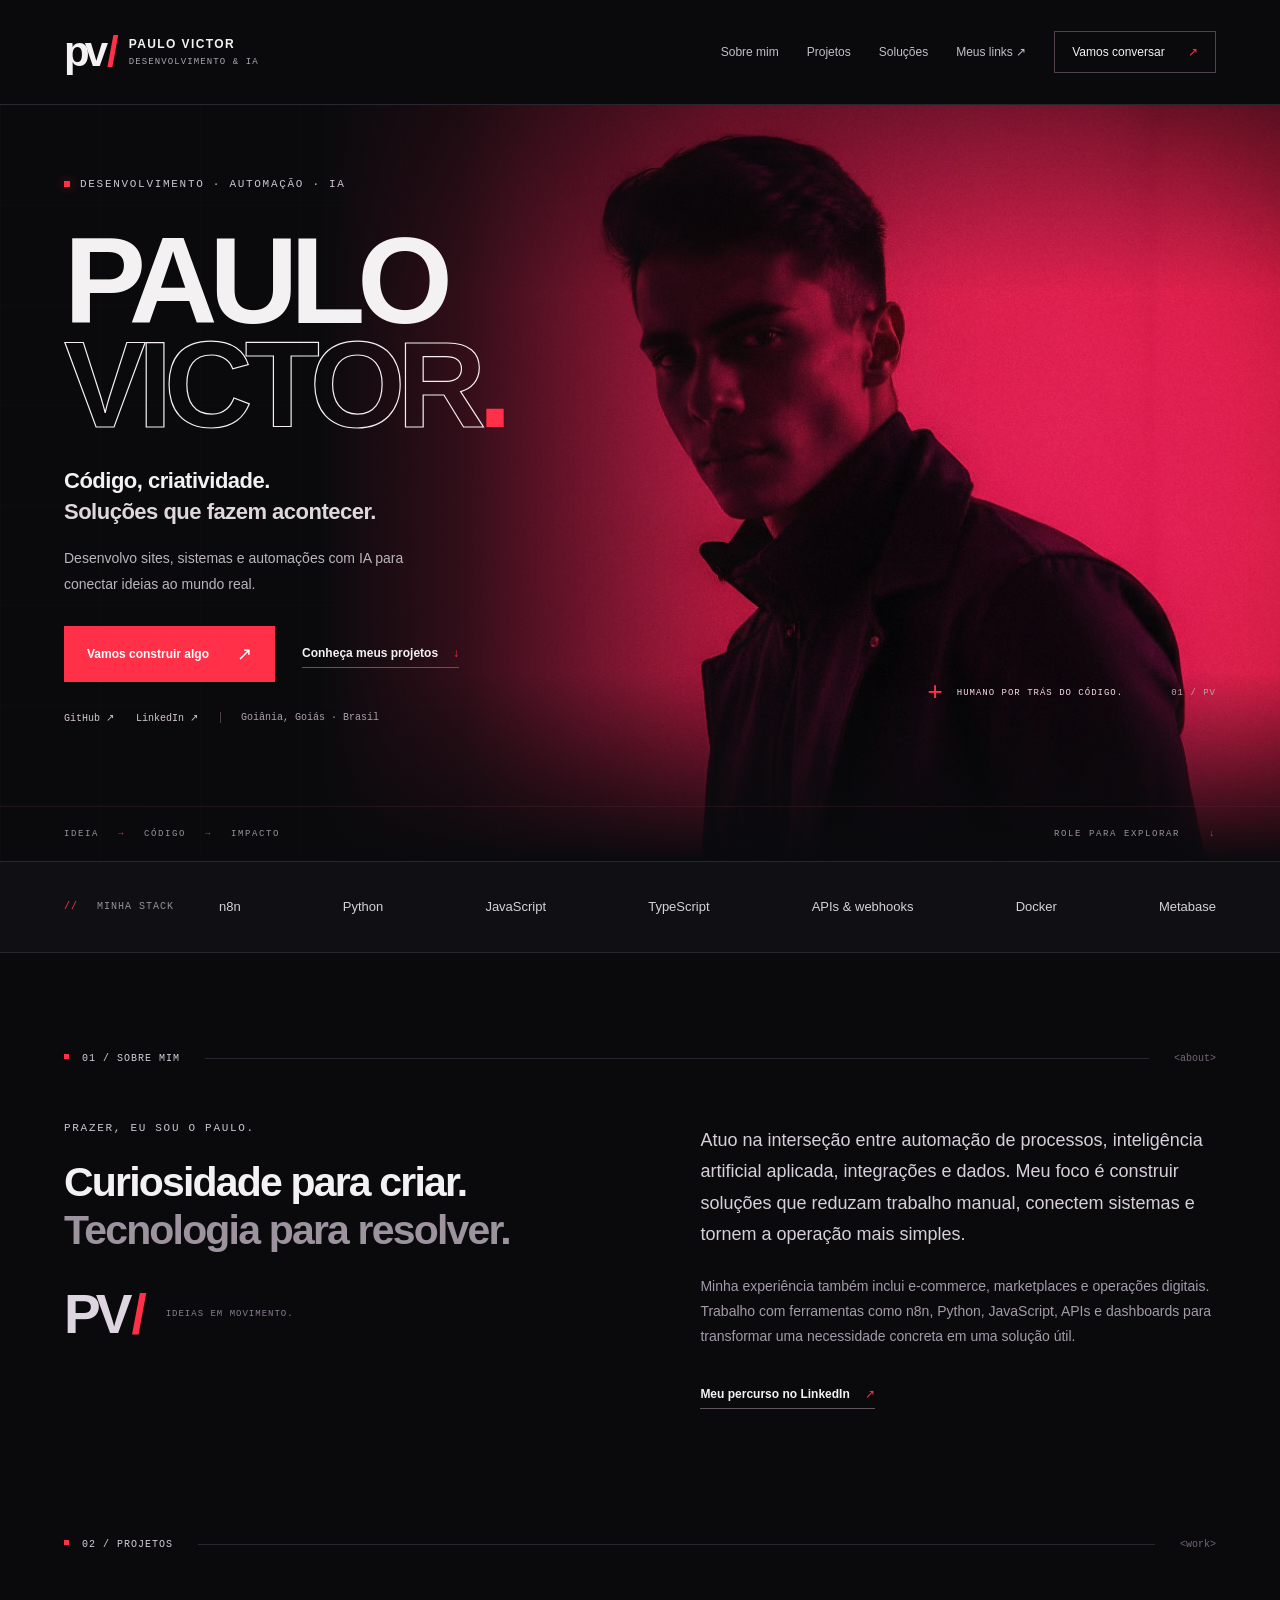
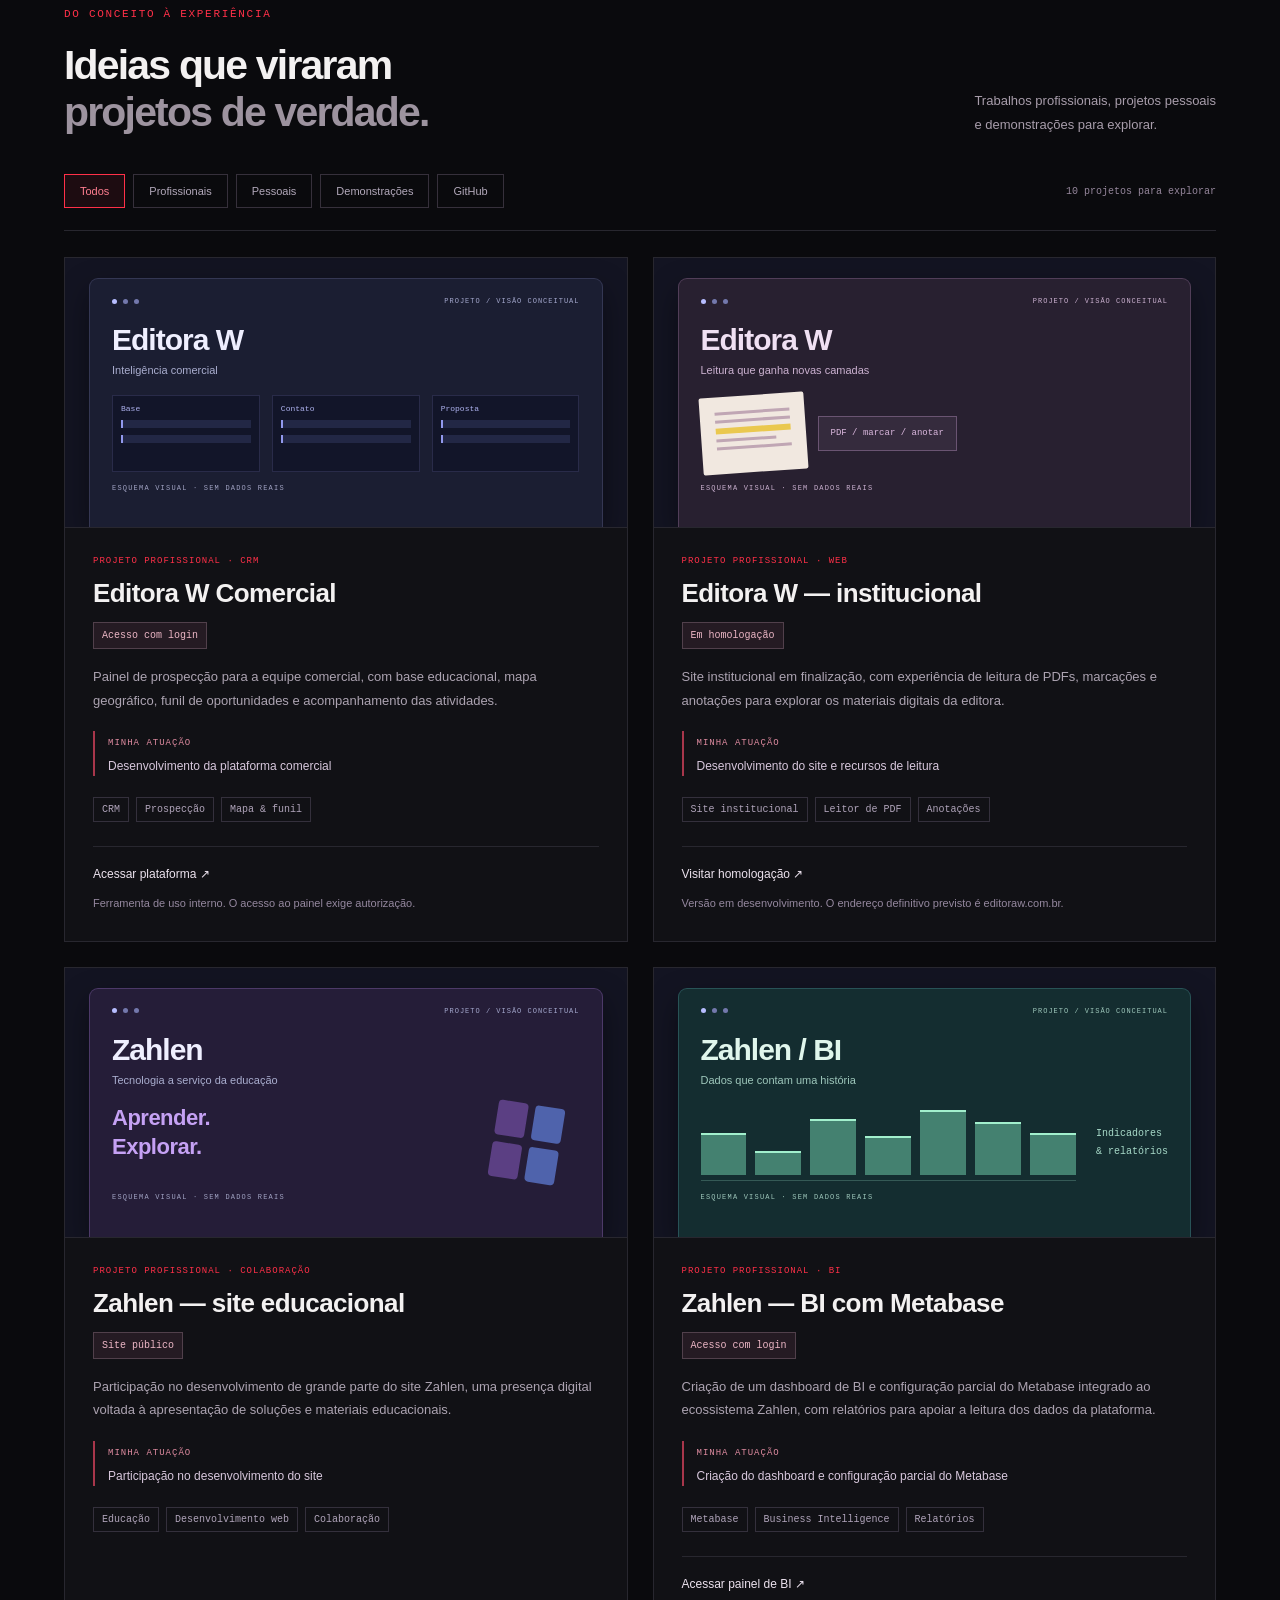
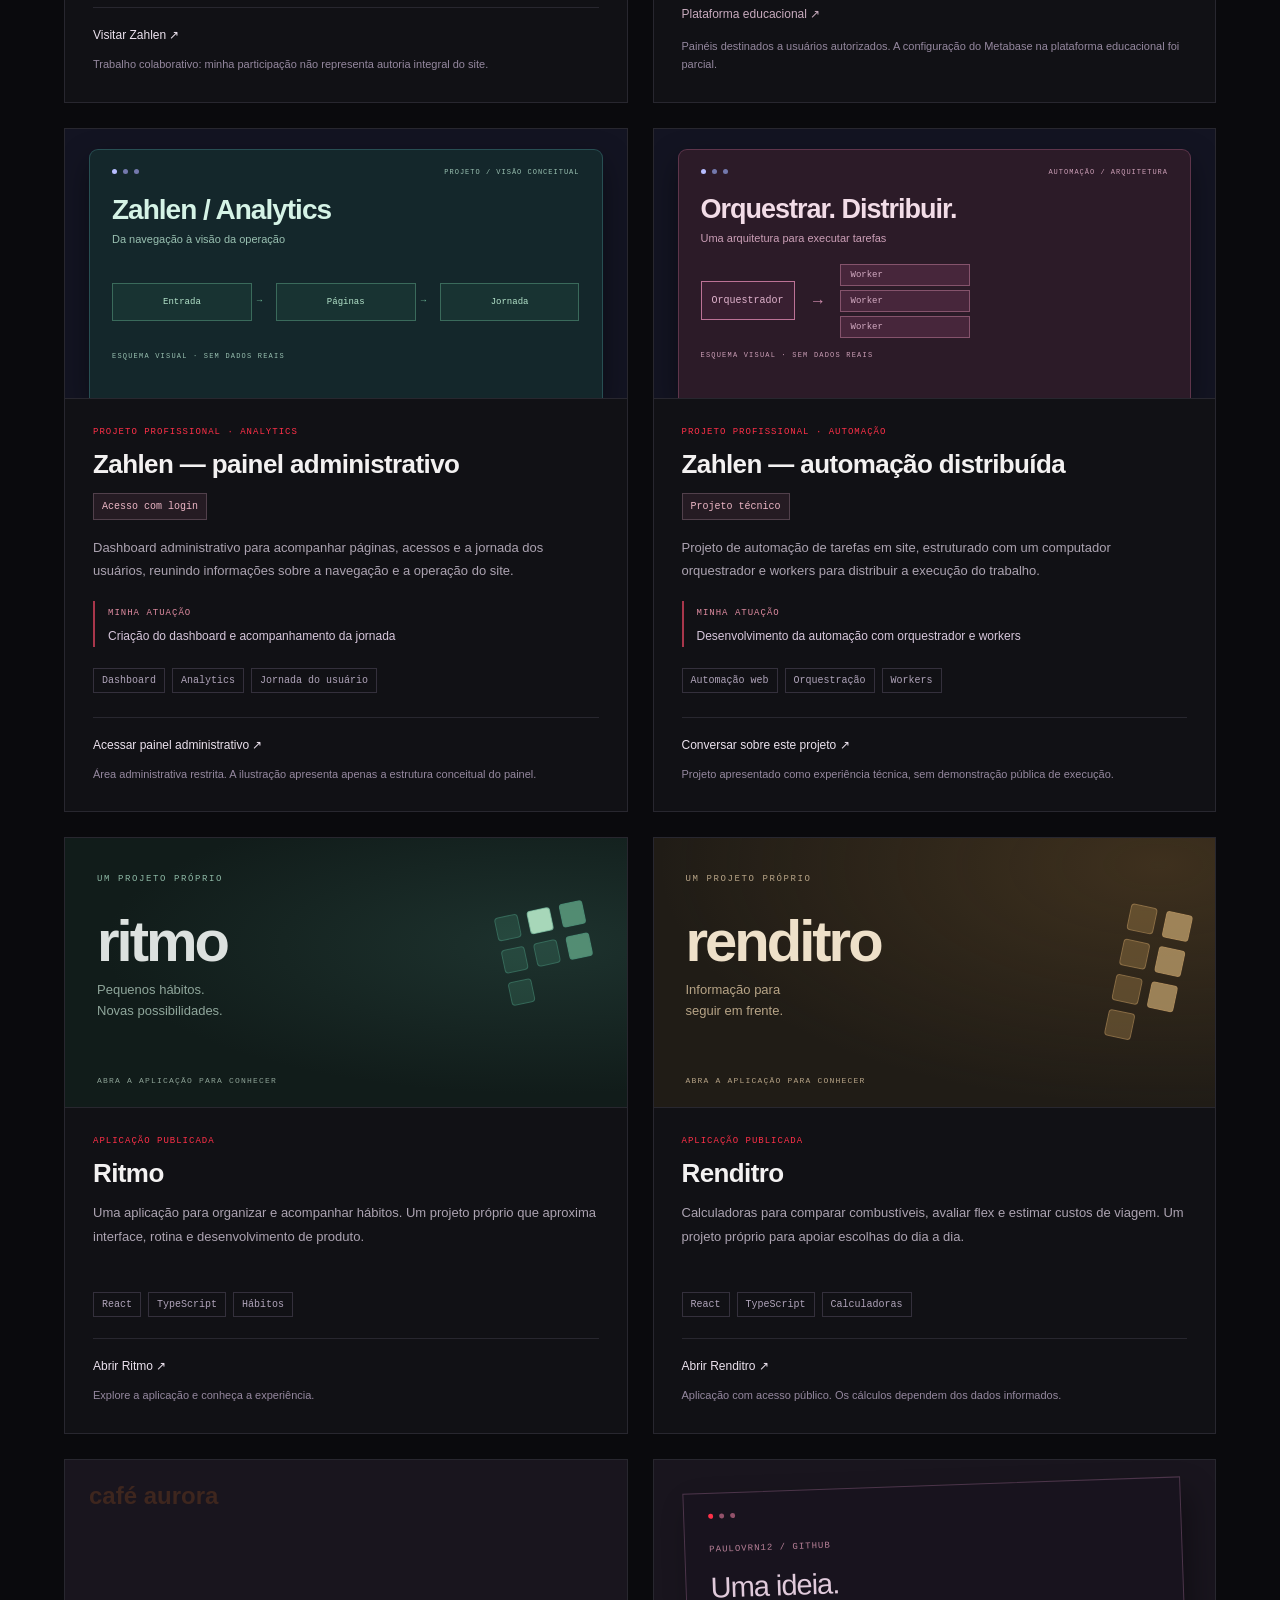
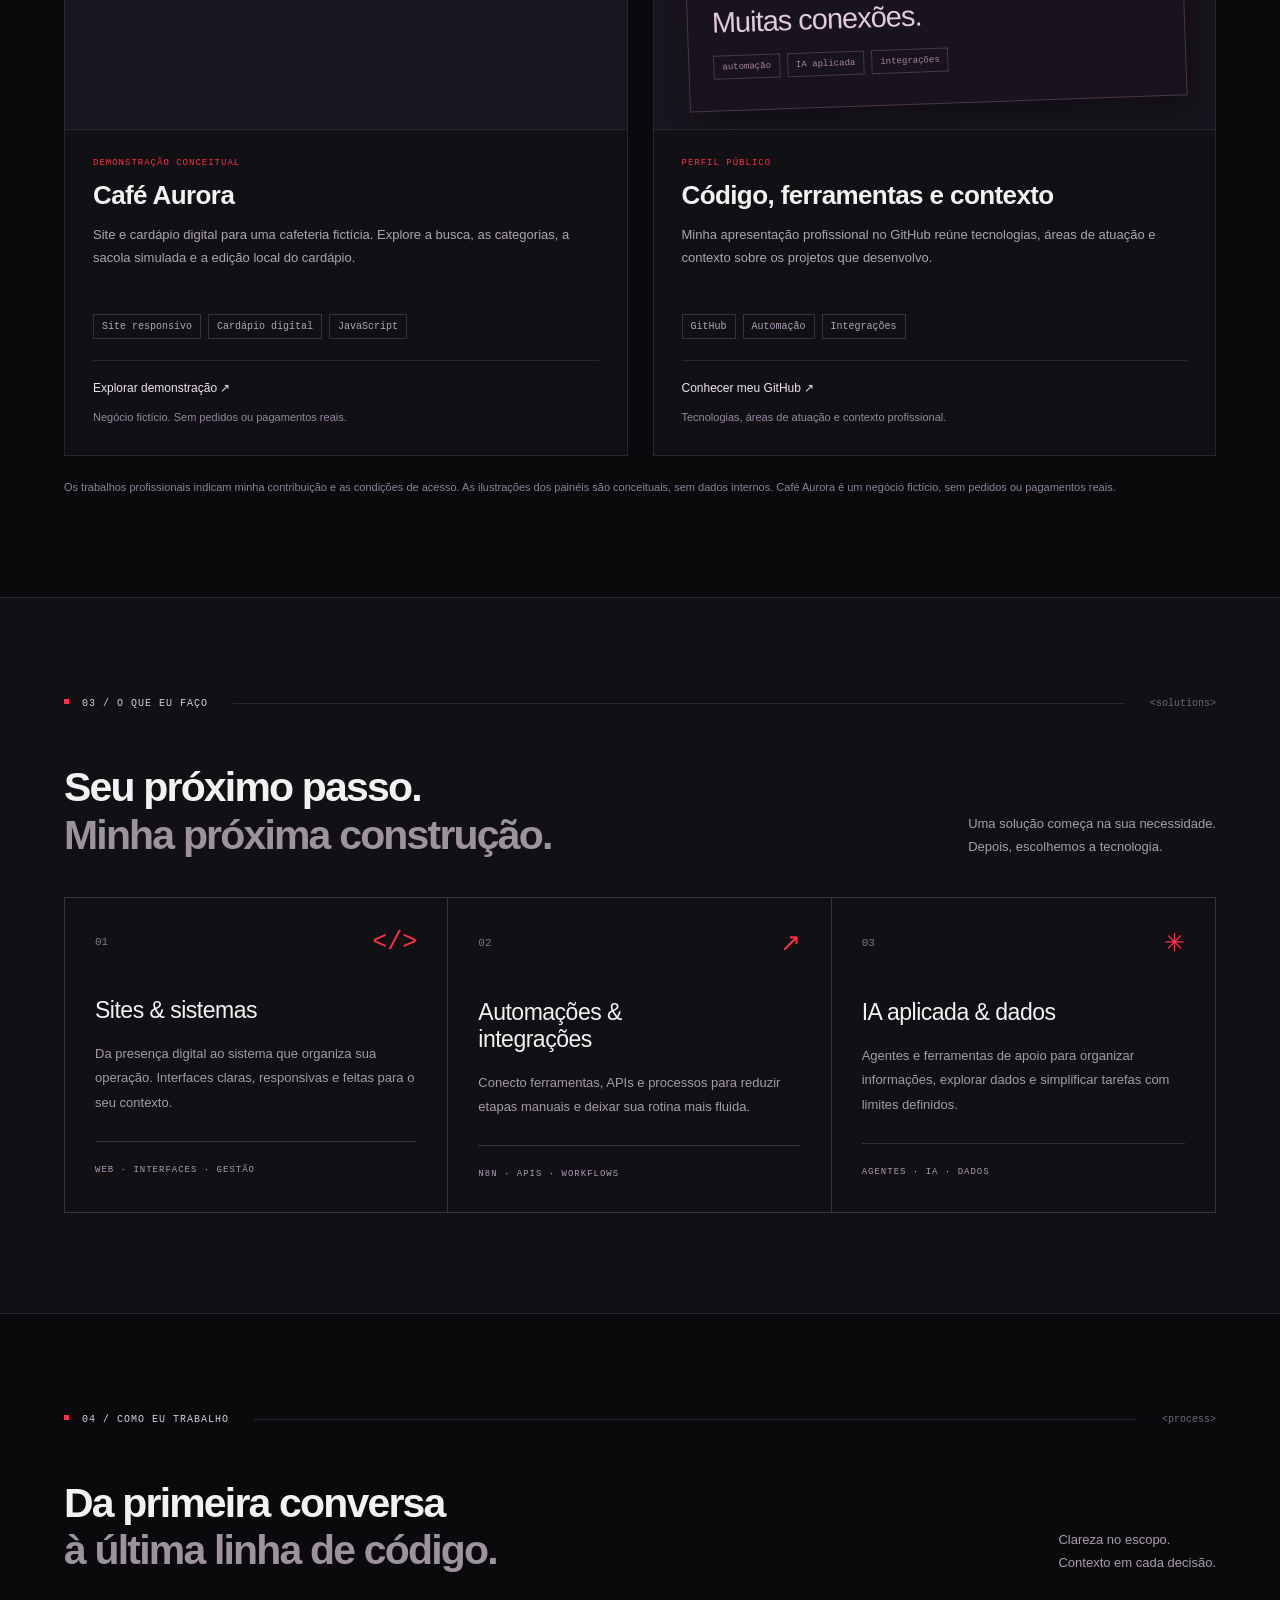
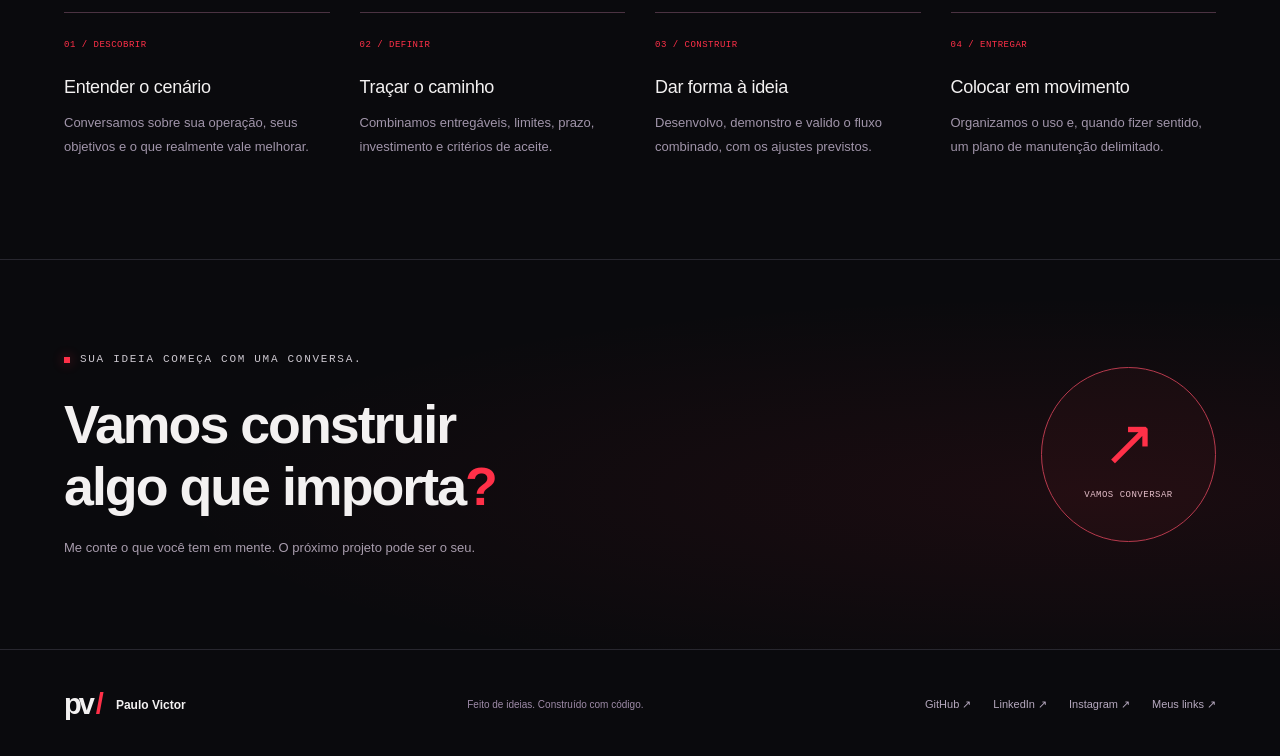
<file: index.html>
<!doctype html>
<html lang="pt-BR">
<head>
  <meta charset="utf-8">
  <meta name="viewport" content="width=device-width,initial-scale=1">
  <meta name="description" content="Paulo Victor: desenvolvimento web, automação e inteligência artificial aplicada. Conheça meus projetos e vamos construir sua próxima solução digital.">
  <link rel="canonical" href="https://paulovictorrn.tech/">
  <meta property="og:title" content="Paulo Victor — desenvolvimento, automação e IA">
  <meta property="og:description" content="Código, criatividade e inteligência artificial para transformar ideias em soluções digitais.">
  <meta property="og:url" content="https://paulovictorrn.tech/">
  <meta property="og:type" content="website">
  <meta property="og:site_name" content="Paulo Victor">
  <meta name="theme-color" content="#0a0a0d">
  <meta http-equiv="Content-Security-Policy" content="default-src 'self'; script-src 'self'; style-src 'self'; img-src 'self' data:; connect-src 'none'; object-src 'none'; base-uri 'self'; form-action 'none'">
  <title>Paulo Victor — desenvolvimento, automação e IA</title>
  <link rel="preload" as="image" href="./assets/paulo-victor.jpg">
  <link rel="stylesheet" href="./styles.css?v=20261114-projetos">
  <script type="module" src="./site.js?v=20261114-projetos"></script>
</head>
<body>
  <a class="skip-link" href="#conteudo">Ir para o conteúdo</a>
  <header class="site-header wrap">
    <a class="wordmark" href="./" aria-label="Paulo Victor, início"><span class="brand-mark" aria-hidden="true">pv<span>/</span></span><span class="brand-caption">PAULO VICTOR<span>DESENVOLVIMENTO & IA</span></span></a>
    <button class="menu-toggle" aria-expanded="false" aria-controls="main-nav" type="button">Menu <span aria-hidden="true">☰</span></button>
    <nav id="main-nav" aria-label="Navegação principal"><a href="#sobre">Sobre mim</a><a href="#projetos">Projetos</a><a href="#solucoes">Soluções</a><a href="./bio/">Meus links ↗</a><a class="nav-contact" data-contact-link>Vamos conversar <span aria-hidden="true">↗</span></a></nav>
  </header>
  <main id="conteudo">
    <section class="hero" aria-labelledby="hero-title">
      <div class="hero-portrait"><img src="./assets/paulo-victor.jpg" alt="Retrato de Paulo Victor com iluminação vermelha" width="2688" height="1536" fetchpriority="high"></div>
      <div class="hero-grid" aria-hidden="true"></div>
      <div class="hero-inner wrap">
        <div class="hero-copy">
          <p class="eyebrow"><span class="status-dot"></span> DESENVOLVIMENTO · AUTOMAÇÃO · IA</p>
          <h1 id="hero-title">PAULO<br><span>VICTOR<span class="name-period">.</span></span></h1>
          <p class="hero-statement">Código, criatividade.<br><span>Soluções que fazem acontecer.</span></p>
          <p class="hero-description">Desenvolvo sites, sistemas e automações com IA para conectar ideias ao mundo real.</p>
          <div class="hero-actions"><a class="button primary" data-contact-link>Vamos construir algo <span aria-hidden="true">↗</span></a><a class="text-link" href="#projetos">Conheça meus projetos <span aria-hidden="true">↓</span></a></div>
          <div class="hero-socials"><a data-github-link target="_blank" rel="noreferrer">GitHub ↗</a><a data-linkedin-link target="_blank" rel="noreferrer">LinkedIn ↗</a><span class="hero-location" data-location>Goiânia, Goiás · Brasil</span></div>
        </div>
        <div class="portrait-caption" aria-hidden="true"><span class="crosshair">+</span><span>HUMANO POR TRÁS DO CÓDIGO.</span><span class="portrait-caption-index">01 / PV</span></div>
      </div>
      <div class="hero-bottom wrap"><span>IDEIA <b>→</b> CÓDIGO <b>→</b> IMPACTO</span><a href="#sobre">ROLE PARA EXPLORAR <span aria-hidden="true">↓</span></a></div>
    </section>
    <div class="skills-strip"><div class="wrap"><span class="strip-label"><span aria-hidden="true">//</span> MINHA STACK</span><div id="skill-list" class="skill-list"></div></div></div>

    <section class="section wrap about-section" id="sobre" aria-labelledby="about-title">
      <div class="section-index"><span>01 / SOBRE MIM</span><span class="section-line"></span><span class="section-code" aria-hidden="true">&lt;about&gt;</span></div>
      <div class="about-layout"><div><p class="eyebrow">PRAZER, EU SOU O PAULO.</p><h2 id="about-title">Curiosidade para criar.<br><em>Tecnologia para resolver.</em></h2><div class="about-signature" aria-hidden="true">PV<span>/</span><small>IDEIAS EM MOVIMENTO.</small></div></div><div class="about-copy"><p class="lead-copy" data-bio></p><p data-background></p><a class="text-link" data-linkedin-link target="_blank" rel="noreferrer">Meu percurso no LinkedIn <span aria-hidden="true">↗</span></a></div></div>
    </section>

    <section class="section wrap projects-section" id="projetos" aria-labelledby="projects-title">
      <div class="section-index"><span>02 / PROJETOS</span><span class="section-line"></span><span class="section-code" aria-hidden="true">&lt;work&gt;</span></div>
      <div class="section-heading"><div><p class="eyebrow">DO CONCEITO À EXPERIÊNCIA</p><h2 id="projects-title">Ideias que viraram<br><em>projetos de verdade.</em></h2></div><p>Trabalhos profissionais, projetos pessoais<br>e demonstrações para explorar.</p></div>
      <div class="project-filters" role="group" aria-label="Filtrar projetos"><button class="selected" type="button" data-filter="all" aria-pressed="true">Todos</button><button type="button" data-filter="professional" aria-pressed="false">Profissionais</button><button type="button" data-filter="published" aria-pressed="false">Pessoais</button><button type="button" data-filter="demo" aria-pressed="false">Demonstrações</button><button type="button" data-filter="profile" aria-pressed="false">GitHub</button><span id="project-count" aria-live="polite"></span></div>
      <div id="project-grid" class="project-grid"></div><p class="project-note">Os trabalhos profissionais indicam minha contribuição e as condições de acesso. As ilustrações dos painéis são conceituais, sem dados internos. Café Aurora é um negócio fictício, sem pedidos ou pagamentos reais.</p>
    </section>

    <section class="solutions-section" id="solucoes" aria-labelledby="solutions-title"><div class="wrap section">
      <div class="section-index"><span>03 / O QUE EU FAÇO</span><span class="section-line"></span><span class="section-code" aria-hidden="true">&lt;solutions&gt;</span></div>
      <div class="section-heading"><h2 id="solutions-title">Seu próximo passo.<br><em>Minha próxima construção.</em></h2><p>Uma solução começa na sua necessidade.<br>Depois, escolhemos a tecnologia.</p></div>
      <div class="service-grid"><article class="service-card"><div class="service-top"><span class="service-number">01</span><span class="service-icon" aria-hidden="true">&lt;/&gt;</span></div><h3>Sites & sistemas</h3><p>Da presença digital ao sistema que organiza sua operação. Interfaces claras, responsivas e feitas para o seu contexto.</p><span class="service-tag">WEB · INTERFACES · GESTÃO</span></article><article class="service-card"><div class="service-top"><span class="service-number">02</span><span class="service-icon" aria-hidden="true">↗</span></div><h3>Automações & integrações</h3><p>Conecto ferramentas, APIs e processos para reduzir etapas manuais e deixar sua rotina mais fluida.</p><span class="service-tag">N8N · APIS · WORKFLOWS</span></article><article class="service-card"><div class="service-top"><span class="service-number">03</span><span class="service-icon" aria-hidden="true">✳</span></div><h3>IA aplicada & dados</h3><p>Agentes e ferramentas de apoio para organizar informações, explorar dados e simplificar tarefas com limites definidos.</p><span class="service-tag">AGENTES · IA · DADOS</span></article></div>
    </div></section>

    <section class="process-section" aria-labelledby="process-title"><div class="wrap section">
      <div class="section-index"><span>04 / COMO EU TRABALHO</span><span class="section-line"></span><span class="section-code" aria-hidden="true">&lt;process&gt;</span></div>
      <div class="section-heading"><h2 id="process-title">Da primeira conversa<br><em>à última linha de código.</em></h2><p>Clareza no escopo.<br>Contexto em cada decisão.</p></div>
      <div class="process-grid"><article><span>01 / DESCOBRIR</span><h3>Entender o cenário</h3><p>Conversamos sobre sua operação, seus objetivos e o que realmente vale melhorar.</p></article><article><span>02 / DEFINIR</span><h3>Traçar o caminho</h3><p>Combinamos entregáveis, limites, prazo, investimento e critérios de aceite.</p></article><article><span>03 / CONSTRUIR</span><h3>Dar forma à ideia</h3><p>Desenvolvo, demonstro e valido o fluxo combinado, com os ajustes previstos.</p></article><article><span>04 / ENTREGAR</span><h3>Colocar em movimento</h3><p>Organizamos o uso e, quando fizer sentido, um plano de manutenção delimitado.</p></article></div>
    </div></section>

    <section class="contact-section wrap" id="contato" aria-labelledby="contact-title"><div><p class="eyebrow"><span class="status-dot"></span> SUA IDEIA COMEÇA COM UMA CONVERSA.</p><h2 id="contact-title">Vamos construir<br><em>algo que importa<span>?</span></em></h2><p>Me conte o que você tem em mente. O próximo projeto pode ser o seu.</p></div><a class="contact-orbit" data-contact-link aria-label="Conversar com Paulo Victor pelo WhatsApp"><span aria-hidden="true">↗</span><small>VAMOS CONVERSAR</small></a></section>
  </main>
  <footer class="site-footer wrap"><a class="wordmark" href="./"><span class="brand-mark" aria-hidden="true">pv<span>/</span></span><span data-short-name>Paulo Victor</span></a><span class="footer-credit">Feito de ideias. Construído com código.</span><div><a data-github-link target="_blank" rel="noreferrer">GitHub ↗</a><a data-linkedin-link target="_blank" rel="noreferrer">LinkedIn ↗</a><a data-instagram-link target="_blank" rel="noreferrer">Instagram ↗</a><a href="./bio/">Meus links ↗</a></div></footer>
  <noscript><p class="noscript-note">Ative JavaScript para ver os cartões e links profissionais. Você também pode visitar <a href="https://github.com/paulovrn12">meu GitHub</a>.</p></noscript>
</body>
</html>
</file>
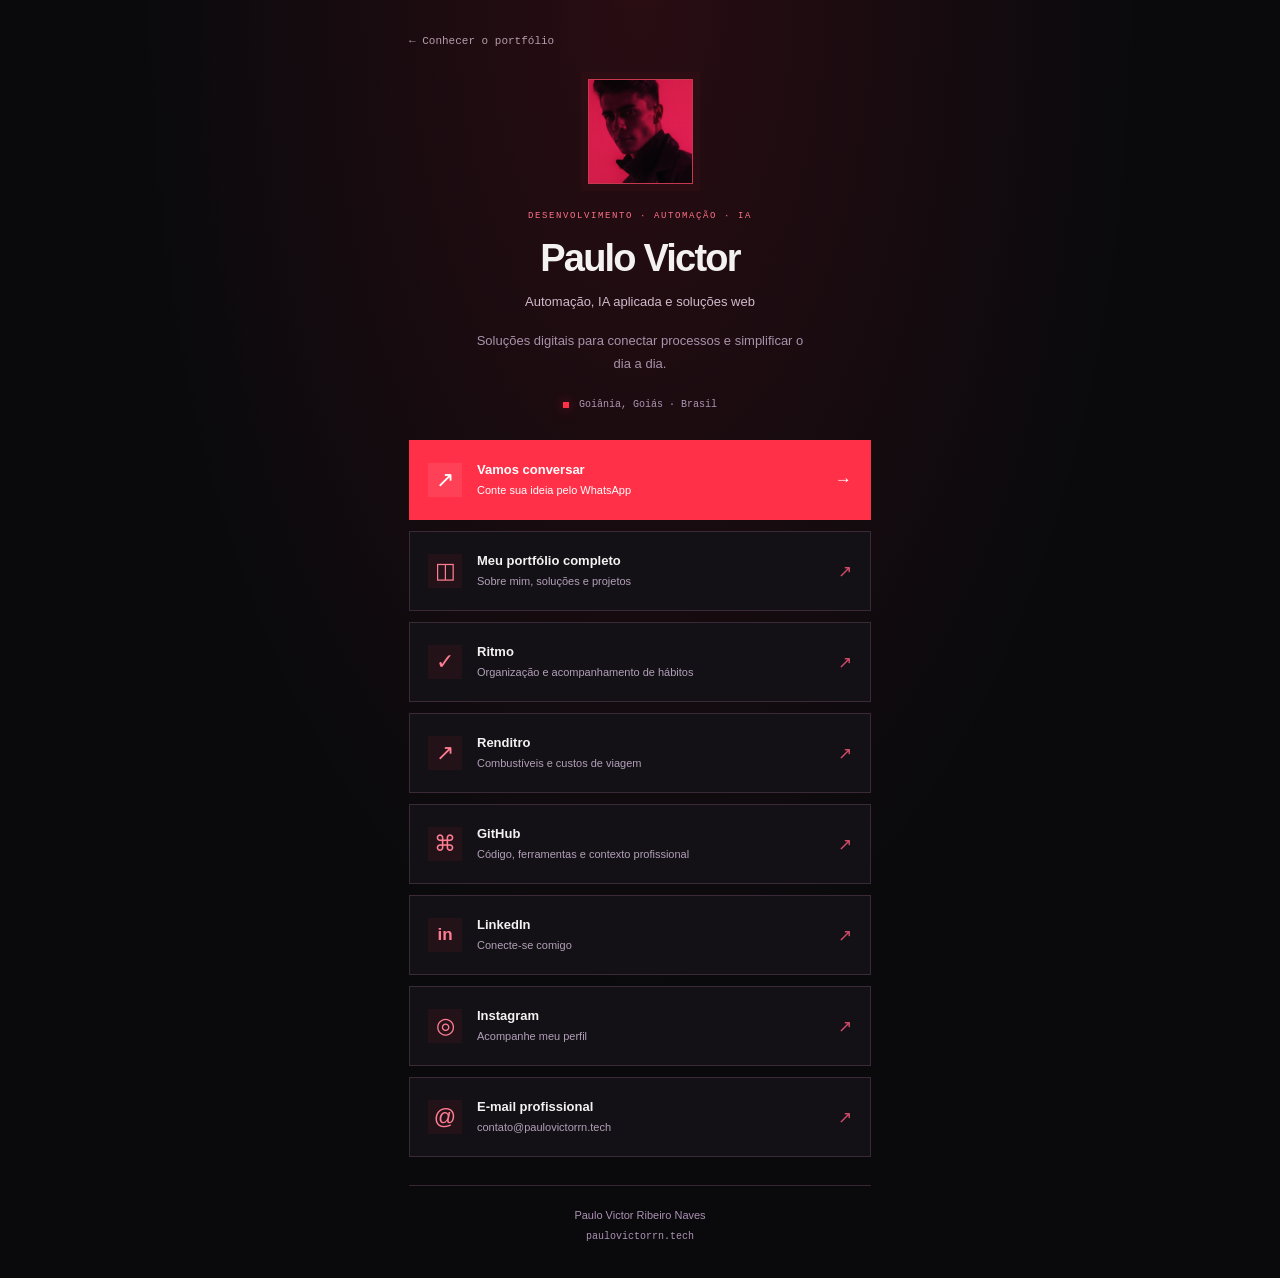
<file: bio/index.html>
<!doctype html>
<html lang="pt-BR">
<head>
  <meta charset="utf-8"><meta name="viewport" content="width=device-width,initial-scale=1">
  <meta name="description" content="Links de Paulo Victor: portfólio, demonstrações, GitHub, LinkedIn e contato profissional.">
  <link rel="canonical" href="https://paulovictorrn.tech/bio/">
  <meta property="og:title" content="Paulo Victor — meus links">
  <meta property="og:description" content="Portfólio, projetos, demonstrações e links profissionais de Paulo Victor.">
  <meta property="og:url" content="https://paulovictorrn.tech/bio/">
  <meta property="og:type" content="website">
  <meta property="og:site_name" content="Paulo Victor">
  <meta name="theme-color" content="#0a0a0d">
  <meta http-equiv="Content-Security-Policy" content="default-src 'self'; script-src 'self'; style-src 'self'; img-src 'self' data:; connect-src 'none'; object-src 'none'; base-uri 'self'; form-action 'none'">
  <title>Paulo Victor — meus links</title>
  <link rel="stylesheet" href="../styles.css?v=20261114-projetos"><script type="module" src="../site.js?v=20261114-projetos"></script>
</head>
<body class="bio-page">
  <main class="bio-shell"><a class="bio-back" href="../">← Conhecer o portfólio</a><div class="bio-avatar"><img src="../assets/paulo-victor.jpg" alt="Paulo Victor" width="105" height="105"></div><p class="eyebrow">DESENVOLVIMENTO · AUTOMAÇÃO · IA</p><h1 data-short-name>Paulo Victor</h1><p class="bio-role" data-role></p><p class="bio-summary">Soluções digitais para conectar processos e simplificar o dia a dia.</p><div class="bio-location"><span class="status-dot"></span><span data-location></span></div><nav class="bio-links" aria-label="Links profissionais"><a class="bio-link featured" data-contact-link><span class="bio-link-icon" aria-hidden="true">↗</span><span><strong>Vamos conversar</strong><small>Conte sua ideia pelo WhatsApp</small></span><span aria-hidden="true">→</span></a><a class="bio-link" href="../"><span class="bio-link-icon" aria-hidden="true">◫</span><span><strong>Meu portfólio completo</strong><small>Sobre mim, soluções e projetos</small></span><span aria-hidden="true">↗</span></a><a class="bio-link" data-ritmo-link target="_blank" rel="noreferrer"><span class="bio-link-icon" aria-hidden="true">✓</span><span><strong>Ritmo</strong><small>Organização e acompanhamento de hábitos</small></span><span aria-hidden="true">↗</span></a><a class="bio-link" data-renditro-link target="_blank" rel="noreferrer"><span class="bio-link-icon" aria-hidden="true">↗</span><span><strong>Renditro</strong><small>Combustíveis e custos de viagem</small></span><span aria-hidden="true">↗</span></a><a class="bio-link" data-github-link target="_blank" rel="noreferrer"><span class="bio-link-icon" aria-hidden="true">⌘</span><span><strong>GitHub</strong><small>Código, ferramentas e contexto profissional</small></span><span aria-hidden="true">↗</span></a><a class="bio-link" data-linkedin-link target="_blank" rel="noreferrer"><span class="bio-link-icon linkedin-icon" aria-hidden="true">in</span><span><strong>LinkedIn</strong><small>Conecte-se comigo</small></span><span aria-hidden="true">↗</span></a><a class="bio-link" data-instagram-link target="_blank" rel="noreferrer"><span class="bio-link-icon" aria-hidden="true">◎</span><span><strong>Instagram</strong><small>Acompanhe meu perfil</small></span><span aria-hidden="true">↗</span></a><a class="bio-link" data-email-link><span class="bio-link-icon" aria-hidden="true">@</span><span><strong>E-mail profissional</strong><small data-email-display>contato@paulovictorrn.tech</small></span><span aria-hidden="true">↗</span></a></nav><footer class="bio-footer"><span data-name></span><a href="../">paulovictorrn.tech</a></footer></main>
  <noscript><p class="noscript-note">Ative JavaScript para abrir os links profissionais. <a href="https://github.com/paulovrn12">Acessar GitHub</a>.</p></noscript>
</body>
</html>
</file>
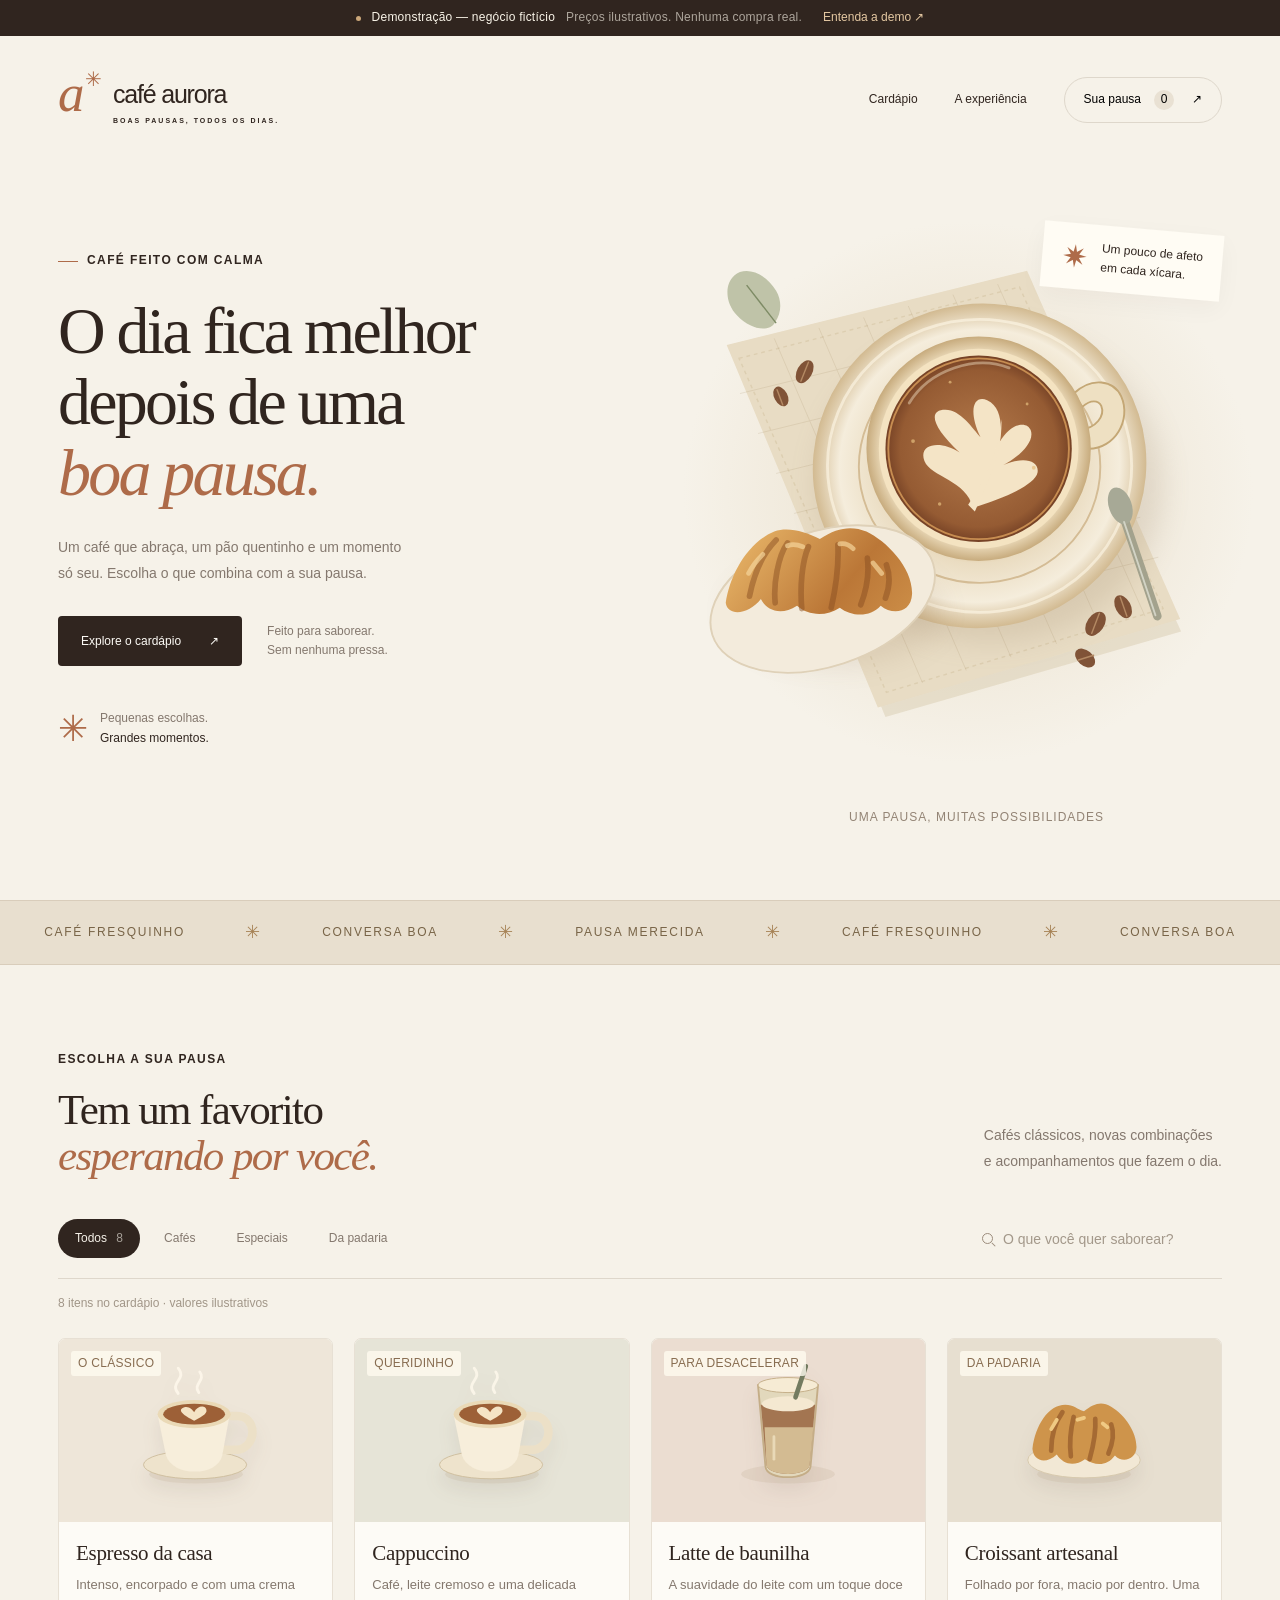
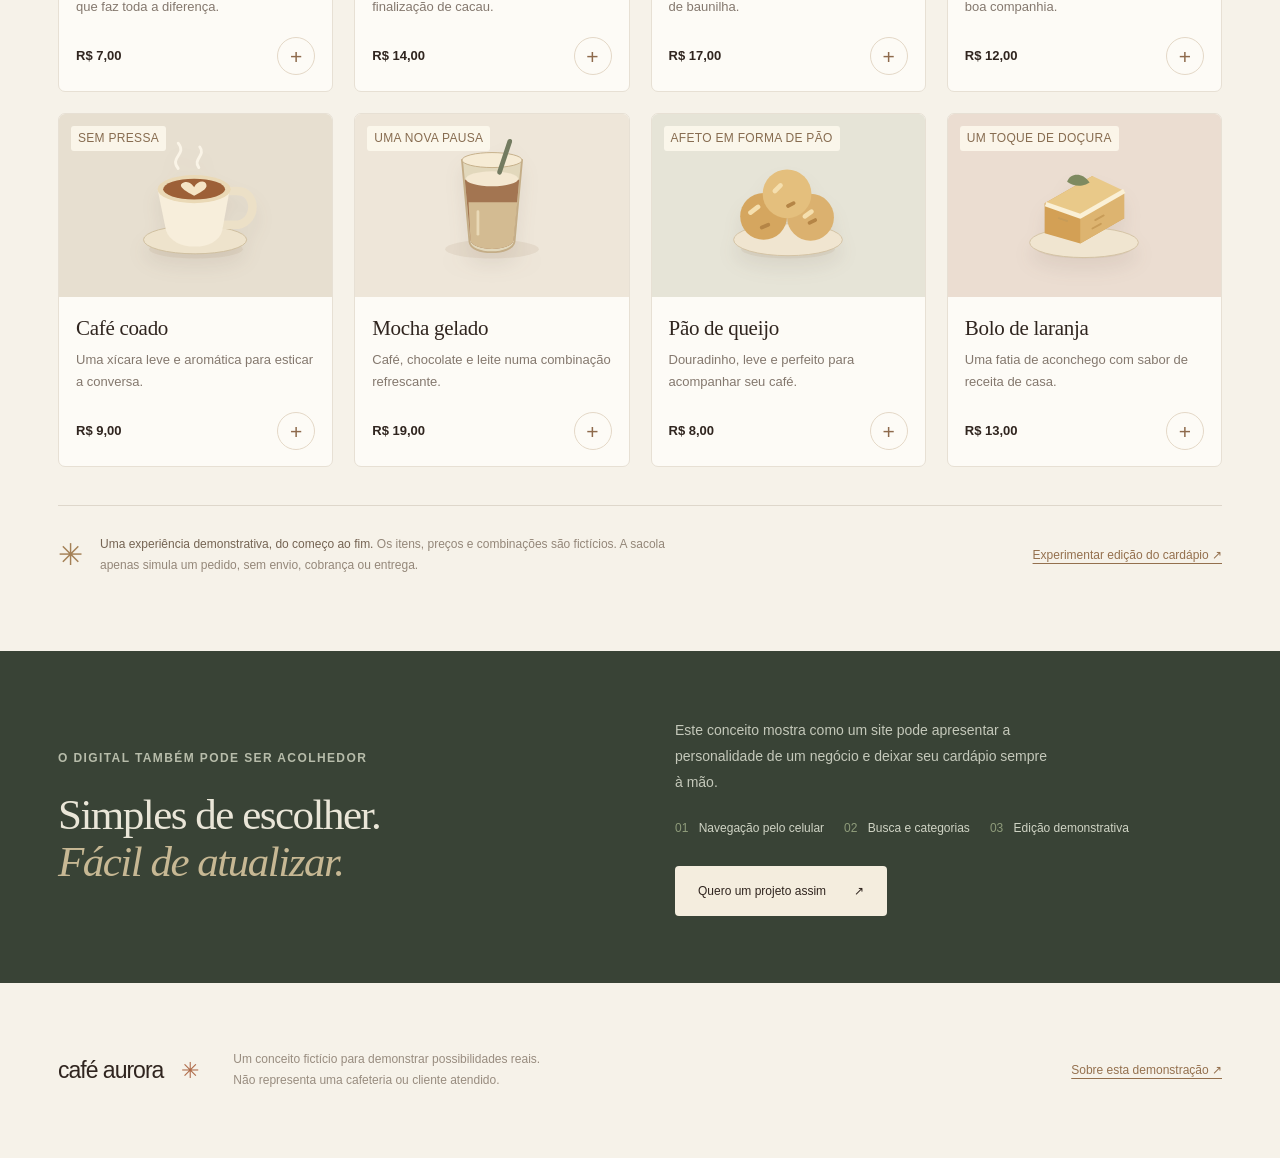
<file: demos/cafe-conceito/index.html>
<!doctype html>
<html lang="pt-BR">
<head>
  <meta charset="UTF-8">
  <meta name="viewport" content="width=device-width, initial-scale=1">
  <meta name="description" content="Café Aurora: demonstração conceitual de site e cardápio digital para uma cafeteria fictícia. Sem pedidos ou pagamentos reais.">
  <!-- A cafeteria fictícia é apresentada pelo portfólio, sem competir com estabelecimentos reais nas buscas. -->
  <meta name="robots" content="noindex,follow">
  <meta name="theme-color" content="#30251f">
  <meta http-equiv="Content-Security-Policy" content="default-src 'self'; script-src 'self'; style-src 'self'; img-src 'self' data:; connect-src 'none'; object-src 'none'; base-uri 'self'; form-action 'none'">
  <title>Café Aurora — um exemplo de boas experiências</title>
  <link rel="stylesheet" href="./style.css">
  <script type="module" src="./app.js"></script>
</head>
<body>
  <div class="demo-bar"><span class="demo-dot"></span><strong>Demonstração — negócio fictício</strong><span class="demo-detail">Preços ilustrativos. Nenhuma compra real.</span><button class="demo-about" data-open="about-dialog">Entenda a demo <span aria-hidden="true">↗</span></button></div>
  <a class="skip-link" href="#cardapio">Ir para o cardápio</a>
  <header class="site-header wrap">
    <a class="brand" href="#inicio" aria-label="Café Aurora, início"><span class="brand-symbol" aria-hidden="true">a<span>✳</span></span><span>café aurora<small>BOAS PAUSAS, TODOS OS DIAS.</small></span></a>
    <nav aria-label="Navegação principal"><a href="#cardapio">Cardápio</a><a href="#experiencia">A experiência</a><button class="nav-cart" id="cart-open" aria-label="Abrir pedido simulado">Sua pausa <span id="cart-count">0</span><span aria-hidden="true">↗</span></button></nav>
  </header>
  <main>
    <section class="hero wrap" id="inicio" aria-labelledby="hero-title">
      <div class="hero-copy"><p class="eyebrow"><span></span> CAFÉ FEITO COM CALMA</p><h1 id="hero-title">O dia fica melhor<br>depois de uma<br><em>boa pausa.</em></h1><p class="hero-description">Um café que abraça, um pão quentinho e um momento só seu. Escolha o que combina com a sua pausa.</p><div class="hero-actions"><a class="button dark" href="#cardapio">Explore o cardápio <span aria-hidden="true">↗</span></a><span class="hero-caption">Feito para saborear.<br>Sem nenhuma pressa.</span></div><div class="hero-note"><span class="sun-icon" aria-hidden="true">✳</span><span>Pequenas escolhas.<br><b>Grandes momentos.</b></span></div></div>
      <div class="hero-art"><img src="./coffee-hero.svg" alt="Ilustração de um café com leite, um croissant e grãos de café sobre uma mesa" width="690" height="680"><div class="art-label"><span class="art-label-icon" aria-hidden="true">✷</span><span>Um pouco de afeto<br><b>em cada xícara.</b></span></div><span class="art-caption">UMA PAUSA, MUITAS POSSIBILIDADES</span></div>
    </section>
    <div class="ribbon" aria-hidden="true"><span>CAFÉ FRESQUINHO</span><i>✳</i><span>CONVERSA BOA</span><i>✳</i><span>PAUSA MERECIDA</span><i>✳</i><span>CAFÉ FRESQUINHO</span><i>✳</i><span>CONVERSA BOA</span></div>
    <section class="menu-section wrap" id="cardapio" aria-labelledby="menu-title">
      <div class="section-heading"><div><p class="eyebrow">ESCOLHA A SUA PAUSA</p><h2 id="menu-title">Tem um favorito<br><em>esperando por você.</em></h2></div><p>Cafés clássicos, novas combinações<br>e acompanhamentos que fazem o dia.</p></div>
      <div class="menu-toolbar"><div class="categories" role="group" aria-label="Categorias do cardápio"><button class="selected" aria-pressed="true" data-category="all">Todos <span>8</span></button><button aria-pressed="false" data-category="coffee">Cafés</button><button aria-pressed="false" data-category="special">Especiais</button><button aria-pressed="false" data-category="bakery">Da padaria</button></div><label class="search"><span class="search-icon" aria-hidden="true"></span><span class="sr-only">Buscar no cardápio</span><input type="search" id="menu-search" placeholder="O que você quer saborear?" maxlength="100"></label></div>
      <p id="menu-result" class="menu-result" aria-live="polite">8 itens no cardápio · valores ilustrativos</p>
      <div class="menu-grid" id="menu-grid"></div>
      <div class="menu-footnote"><span class="asterisk" aria-hidden="true">✳</span><p><b>Uma experiência demonstrativa, do começo ao fim.</b> Os itens, preços e combinações são fictícios. A sacola apenas simula um pedido, sem envio, cobrança ou entrega.</p><button class="text-button" id="manage-open">Experimentar edição do cardápio <span aria-hidden="true">↗</span></button></div>
    </section>
    <section class="experience" id="experiencia"><div class="wrap experience-inner"><div><p class="eyebrow">O DIGITAL TAMBÉM PODE SER ACOLHEDOR</p><h2>Simples de escolher.<br><em>Fácil de atualizar.</em></h2></div><div class="experience-copy"><p>Este conceito mostra como um site pode apresentar a personalidade de um negócio e deixar seu cardápio sempre à mão.</p><div class="experience-points"><span><b>01</b> Navegação pelo celular</span><span><b>02</b> Busca e categorias</span><span><b>03</b> Edição demonstrativa</span></div><button class="button light" data-open="project-dialog">Quero um projeto assim <span aria-hidden="true">↗</span></button></div></div></section>
  </main>
  <footer class="site-footer wrap"><a class="footer-brand" href="#inicio">café aurora<span aria-hidden="true">✳</span></a><p>Um conceito fictício para demonstrar possibilidades reais.<br>Não representa uma cafeteria ou cliente atendido.</p><button class="text-button" data-open="about-dialog">Sobre esta demonstração ↗</button></footer>
  <div id="toast" role="status" aria-live="polite" hidden></div>

  <dialog id="cart-dialog" class="modal cart-modal" aria-labelledby="cart-title"><header class="modal-head"><div><p class="eyebrow">DEMONSTRAÇÃO — NEGÓCIO FICTÍCIO</p><h2 id="cart-title">Sua pausa.</h2></div><button class="close-button" data-close aria-label="Fechar pedido simulado">×</button></header><p class="modal-intro">Esta sacola é uma simulação. Nada será enviado, cobrado ou preparado.</p><div id="cart-items"></div><div class="cart-total"><span>Subtotal ilustrativo</span><strong id="cart-total">R$ 0,00</strong></div><button class="button dark full" id="finish-simulation">Concluir simulação <span aria-hidden="true">↗</span></button><p class="simulation-result" id="simulation-result" role="status" hidden>Simulação concluída! Nenhum pedido foi enviado e nenhum pagamento foi solicitado.</p></dialog>

  <dialog id="manage-dialog" class="modal manage-modal" aria-labelledby="manage-title"><header class="modal-head"><div><p class="eyebrow">DEMONSTRAÇÃO — NEGÓCIO FICTÍCIO</p><h2 id="manage-title">Seu cardápio, em dia.</h2></div><button class="close-button" data-close aria-label="Fechar edição demonstrativa">×</button></header><p class="modal-intro"><b>Painel de demonstração, sem login.</b> As alterações afetam somente este navegador. Um painel real exige autenticação, permissões e banco de dados.</p><form id="manage-form"><div id="manage-fields"></div><div class="manage-actions"><button type="button" class="text-button" id="reset-menu">Restaurar exemplo original</button><button class="button dark" type="submit">Salvar neste navegador <span aria-hidden="true">↗</span></button></div><p class="form-error" id="manage-error" role="alert" hidden></p></form></dialog>

  <dialog id="about-dialog" class="modal info-modal" aria-labelledby="about-title"><header class="modal-head"><div><p class="eyebrow">DEMONSTRAÇÃO — NEGÓCIO FICTÍCIO</p><h2 id="about-title">Um exemplo.<br>Muitas possibilidades.</h2></div><button class="close-button" data-close aria-label="Fechar informações da demonstração">×</button></header><p>O Café Aurora foi criado como demonstração conceitual de site e cardápio digital. Nome, produtos, preços e identidade visual são fictícios; não representam cliente atendido.</p><ul class="info-list"><li>Explore categorias e busque produtos.</li><li>Monte um pedido simulado, sem envio ou pagamento.</li><li>Experimente editar preços e disponibilidade apenas neste navegador.</li></ul><p class="notice">Não há restaurante, endereço, telefone, atendimento, conta de cliente ou sistema de pedidos reais associado a esta demonstração.</p></dialog>

  <dialog id="project-dialog" class="modal info-modal" aria-labelledby="project-title"><header class="modal-head"><div><p class="eyebrow">DEMONSTRAÇÃO — NEGÓCIO FICTÍCIO</p><h2 id="project-title">Como seria<br>no seu negócio?</h2></div><button class="close-button" data-close aria-label="Fechar informações sobre projeto">×</button></header><p>Uma versão real começa entendendo seu atendimento, seus produtos e quem atualizará o conteúdo. A proposta define o que será entregue, prazos, custos e suporte.</p><ol class="info-list"><li>Entender o fluxo e confirmar a necessidade.</li><li>Definir páginas, conteúdo e integrações.</li><li>Combinar preço, entrega e manutenção opcional.</li></ol><p class="notice">Este botão demonstra a apresentação comercial. Não envia mensagens nem coleta seus dados. O canal profissional será configurado somente quando o responsável aprovar a publicação.</p><button class="button dark full" id="copy-project">Copiar roteiro de interesse <span aria-hidden="true">↗</span></button><p id="copy-feedback" role="status" hidden></p></dialog>
</body>
</html>
</file>
<file: styles.css>
@charset "UTF-8";
:root{--paper:#0a0a0d;--surface:#111115;--white:#f3f1f1;--ink:#f3f1f1;--muted:#a8a6ad;--line:#28272f;--red:#ff3048;--deep:#151519;--mono:'Cascadia Code','SFMono-Regular',Consolas,monospace;--sans:Inter,Arial,Helvetica,sans-serif;font-family:var(--sans);color:var(--ink);background:var(--paper);font-synthesis:none;scroll-behavior:smooth;color-scheme:dark}
*{box-sizing:border-box}body{margin:0}a{color:inherit;text-decoration:none}button,input{font:inherit}button{cursor:pointer;border:0}a,button{-webkit-tap-highlight-color:transparent}a:focus-visible,button:focus-visible,input:focus-visible{outline:2px solid var(--red);outline-offset:6px}p,h1,h2,h3{margin:0}p{line-height:1.8}img{max-width:100%;display:block}::selection{background:var(--red);color:white}.wrap{width:100%;max-width:1440px;margin-inline:auto;padding-inline:64px}.skip-link{position:absolute;left:16px;top:-100px;z-index:30;padding:12px;background:var(--red);color:white}.skip-link:focus{top:12px}
.site-header{position:relative;z-index:10;height:105px;display:flex;align-items:center;justify-content:space-between;gap:25px;border-bottom:1px solid var(--line)}.wordmark{display:inline-flex;align-items:center;gap:15px;font-size:15px;font-weight:650;white-space:nowrap}.brand-mark{font-size:42px;letter-spacing:-5px;font-weight:800;line-height:1}.brand-mark>span{color:var(--red);padding-left:4px}.brand-caption{font-size:12px;letter-spacing:1.4px}.brand-caption>span{display:block;font:9px var(--mono);color:#aaa6ae;letter-spacing:1.1px;margin-top:6px}.site-header nav{display:flex;align-items:center;gap:28px;font-size:12px;color:#c2bec6}.site-header nav a:hover{color:white}.nav-contact{padding:13px 17px;border:1px solid #514049;color:var(--white)}.nav-contact>span{margin-left:20px;color:var(--red)}.menu-toggle{display:none}
.hero{position:relative;isolation:isolate;overflow:hidden;border-bottom:1px solid var(--line)}.hero-inner{min-height:680px;position:relative;padding-top:70px;padding-bottom:82px}.hero-copy{position:relative;z-index:3;max-width:670px}.hero-portrait{position:absolute;z-index:-2;top:0;right:0;width:75%;height:100%;overflow:hidden}.hero-portrait img{height:100%;width:100%;object-fit:cover;object-position:53% center}.hero-portrait:after{content:'';position:absolute;inset:0;background:linear-gradient(90deg,#0a0a0d 0%,#0a0a0dce 15%,#0a0a0d25 43%,#0a0a0d00 70%),linear-gradient(0deg,#0a0a0d 0%,#0a0a0d00 25%,#0a0a0d00 75%,#0a0a0d70 100%)}.hero-grid{position:absolute;z-index:-1;inset:0;opacity:.13;background-image:linear-gradient(#97949b33 1px,transparent 1px),linear-gradient(90deg,#97949b33 1px,transparent 1px);background-size:100px 100px;mask-image:linear-gradient(90deg,#000,transparent 60%);pointer-events:none}.eyebrow{font:11px/1.7 var(--mono);letter-spacing:1.7px;display:flex;align-items:center;gap:10px;color:#ccc7cf}.status-dot{display:inline-block;width:6px;height:6px;flex-shrink:0;background:var(--red);box-shadow:0 0 12px #ff30487a}.hero h1{font-weight:900;font-size:clamp(90px,9.6vw,138px);line-height:.85;letter-spacing:-8px;margin:35px 0 27px;position:relative}.hero h1>span{color:transparent;-webkit-text-stroke:1.2px #f6eff0}.hero h1 .name-period{color:var(--red);-webkit-text-stroke:0}.hero-statement{font-size:22px;font-weight:550;letter-spacing:-.5px;line-height:1.45}.hero-statement>span{color:#ded8dc}.hero-description{color:#bcb5bd;font-size:14px;line-height:1.8;max-width:370px;margin-top:18px}.hero-actions{display:flex;align-items:center;gap:27px;margin-top:29px}.button{display:inline-flex;align-items:center;justify-content:space-between;gap:28px;padding:17px 23px;font-size:12px;font-weight:650;transition:background .2s,transform .2s}.primary{background:var(--red);color:#fff}.primary:hover{background:#e61c36;transform:translateY(-2px)}.button>span{font-size:18px}.text-link{display:inline-flex;gap:15px;align-items:center;font-size:12px;font-weight:550;padding-block:7px;border-bottom:1px solid #63545d}.text-link>span{color:var(--red)}.text-link:hover{border-color:var(--red)}.hero-socials{display:flex;align-items:center;gap:22px;margin-top:30px;font:10px var(--mono);color:#d1c6cb}.hero-socials a:hover{color:var(--red)}.hero-location{font-size:10px;color:#aca2ab;padding-left:20px;border-left:1px solid #4d3e47}.portrait-caption{position:absolute;right:64px;bottom:98px;display:flex;gap:13px;align-items:center;font:9px var(--mono);letter-spacing:1px;color:#f7d9e0}.crosshair{font-size:26px;color:var(--red)}.portrait-caption-index{margin-left:35px;color:#bba1aa}.hero-bottom{display:flex;align-items:center;justify-content:space-between;position:relative;z-index:3;padding-block:22px;font:9px var(--mono);letter-spacing:1.6px;color:#9d929d;border-top:1px solid #5b323b40}.hero-bottom b{font-weight:400;color:var(--red);margin:0 12px}.hero-bottom a>span{margin-left:22px;color:var(--red)}
.skills-strip{border-bottom:1px solid var(--line);background:#101014}.skills-strip>.wrap{display:flex;align-items:center;gap:45px;min-height:90px}.strip-label{font:10px var(--mono);white-space:nowrap;color:#96909c;letter-spacing:1px}.strip-label>span{color:var(--red);margin-right:12px}.skill-list{display:flex;align-items:center;flex-wrap:wrap;justify-content:space-between;gap:15px 25px;width:100%;font-size:13px;color:#d6d1da}.skill-list span{white-space:nowrap}
.section{padding-block:100px}.section-index{display:flex;align-items:center;gap:25px;font:10px var(--mono);letter-spacing:1px;color:#d4cdd7;margin-bottom:55px}.section-index>span:first-child:before{content:'';display:inline-block;width:5px;height:5px;background:var(--red);margin-right:13px;vertical-align:2px}.section-line{flex:1;height:1px;background:var(--line)}.section-code{color:#726675;letter-spacing:0}.about-layout{display:grid;grid-template-columns:1.05fr 1fr;gap:95px}h2{font-weight:650;font-size:clamp(34px,3.2vw,46px);letter-spacing:-1.8px;line-height:1.15}h2 em{font-style:normal;color:#9d939f}.about-layout h2{margin-top:22px}.about-copy{padding-top:6px}.about-copy p{font-size:14px;color:#a49ba9;margin-bottom:23px}.about-copy .lead-copy{font-size:18px;line-height:1.75;color:#d7d0db}.about-copy .text-link{margin-top:8px}.about-signature{font-size:55px;font-weight:800;letter-spacing:-5px;display:flex;align-items:center;margin-top:28px;color:#ddd5e0}.about-signature>span{color:var(--red);margin-left:4px}.about-signature>small{font:9px var(--mono);letter-spacing:1px;margin-left:24px;color:#8b7e90}.section-heading{display:flex;align-items:flex-end;justify-content:space-between;gap:40px;margin-bottom:38px}.section-heading .eyebrow{color:var(--red);margin-bottom:18px}.section-heading>p{color:#a89dab;font-size:13px;line-height:1.8}.projects-section{padding-top:30px}.project-filters{display:flex;gap:8px;align-items:center;margin:38px 0 26px;border-bottom:1px solid var(--line);padding-bottom:22px}.project-filters button{background:transparent;border:1px solid #36303b;padding:10px 15px;font-size:11px;color:#b3a9bb}.project-filters button:hover{border-color:#9d394d;color:#fff}.project-filters button.selected{border-color:var(--red);background:#ff304814;color:#ff7e90}.project-filters>span{margin-left:auto;font:10px var(--mono);color:#95869b}.project-grid{display:grid;grid-template-columns:1fr 1fr;gap:25px}.project-card{border:1px solid var(--line);background:#111115;min-width:0;transition:border-color .2s}.project-card:hover{border-color:#87404e}.project-art{height:270px;position:relative;overflow:hidden;background:#19151e;border-bottom:1px solid var(--line)}.project-art>img{width:100%;height:100%;object-fit:cover;object-position:center 53%;transition:transform .4s}.project-card:hover .project-art>img{transform:scale(1.025)}.project-art-title{position:absolute;left:24px;top:22px;color:#3e261e;font-size:24px;font-weight:600}.project-content{padding:28px}.project-type{font:9px var(--mono);color:var(--red);text-transform:uppercase;letter-spacing:1px}.project-content h3{font-size:26px;font-weight:600;letter-spacing:-.6px;margin:12px 0}.project-description{color:#aca3b1;font-size:13px;line-height:1.8;min-height:70px}.project-tags{display:flex;flex-wrap:wrap;gap:7px;margin:21px 0}.project-tags span{font:10px var(--mono);border:1px solid #34303c;padding:6px 8px;color:#b0a4ba}.project-link{display:flex;align-items:center;justify-content:space-between;border-top:1px solid var(--line);padding-top:20px;font-size:12px;color:#ece2ee}.project-link:hover{color:#ff788c}.project-disclaimer{display:block;font-size:11px;line-height:1.6;color:#95889f;margin-top:14px}.project-note{color:#8f8098;font-size:11px;margin-top:22px;line-height:1.8}.app-preview{position:relative;width:100%;height:100%;padding:29px 32px;color:#dce1df;background:radial-gradient(ellipse at 85% 40%,#30544c65,transparent 65%),#111c1a}.app-preview-eyebrow{font:9px var(--mono);color:#8db8a5;letter-spacing:1.6px}.app-preview>strong{font-size:58px;letter-spacing:-3px;font-weight:650;display:block;margin:22px 0 6px}.app-preview>p{white-space:pre-line;color:#8fa69b;font-size:13px;line-height:1.6;position:relative;z-index:1}.app-preview-blocks{display:grid;grid-template-columns:repeat(3,24px);gap:9px;position:absolute;right:35px;top:70px;transform:rotate(-12deg)}.app-preview-blocks i{height:24px;border:1px solid #45887388;background:#44897144;border-radius:4px}.app-preview-blocks i:nth-child(3n){background:#78cba399}.app-preview-blocks i:nth-child(2){background:#a7d7b9}.app-preview-caption{position:absolute;bottom:22px;left:32px;font:8px var(--mono);color:#8da296;letter-spacing:1.2px}.app-fuel{background:radial-gradient(ellipse at 90% 10%,#79582d55,transparent 70%),#201c16;color:#eee0c9}.app-fuel .app-preview-eyebrow,.app-fuel>p,.app-fuel .app-preview-caption{color:#b7a487}.app-fuel .app-preview-blocks{transform:rotate(12deg);grid-template-columns:repeat(2,27px)}.app-fuel .app-preview-blocks i{height:27px;background:#a5824d66;border-color:#b9925e77}.app-fuel .app-preview-blocks i:nth-child(2n){background:#d3b077aa}.code-illustration{position:absolute;inset:25px 32px;background:#18131e;border:1px solid #4c354a;padding:20px 24px;transform:rotate(-2deg);box-shadow:8px 15px 30px #0005}.code-dots{display:flex;gap:6px;margin-bottom:19px}.code-dots i{width:5px;height:5px;background:#92516a;border-radius:50%}.code-dots i:first-child{background:var(--red)}.code-illustration>small{font:9px var(--mono);letter-spacing:1px;color:#b88098}.code-illustration>strong{display:block;white-space:pre-line;font-size:29px;font-weight:500;line-height:1.2;letter-spacing:-1px;margin:15px 0;color:#e0cadb}.code-lines{display:flex;gap:7px;flex-wrap:wrap}.code-lines>span{font:9px var(--mono);color:#ab869f;border:1px solid #4c354a;padding:6px 8px}
.solutions-section{border-top:1px solid var(--line);border-bottom:1px solid var(--line);background:#111115}.service-grid{display:grid;grid-template-columns:repeat(3,1fr);gap:0;border:1px solid #353039}.service-card{padding:30px;min-width:0;position:relative;border-right:1px solid #353039;transition:background .2s}.service-card:last-child{border-right:0}.service-card:hover{background:#ff304807}.service-top{display:flex;align-items:center;justify-content:space-between}.service-number{font:11px var(--mono);color:#83748c}.service-icon{font:25px var(--mono);color:var(--red)}.service-card h3{font-size:23px;font-weight:500;letter-spacing:-.5px;margin:40px 0 18px;max-width:220px}.service-card p{font-size:13px;color:#a49aa9;line-height:1.9}.service-tag{display:block;border-top:1px solid #342d3b;padding-top:20px;margin-top:25px;font:9px var(--mono);line-height:1.8;letter-spacing:1px;color:#ad9ab5}.process-grid{display:grid;grid-template-columns:repeat(4,1fr);gap:30px}.process-grid article{border-top:1px solid #4b3342;padding-top:20px}.process-grid article>span{font:9px var(--mono);letter-spacing:.5px;color:var(--red)}.process-grid h3{font-size:18px;font-weight:500;letter-spacing:-.3px;margin:26px 0 13px}.process-grid p{font-size:13px;line-height:1.85;color:#a195aa}.contact-section{border-top:1px solid var(--line);display:flex;align-items:center;justify-content:space-between;gap:40px;padding-block:90px;background:radial-gradient(ellipse at 85% 60%,#f7253d12,transparent 60%)}.contact-section h2{font-size:clamp(35px,4.2vw,61px);letter-spacing:-2px;margin:25px 0 18px}.contact-section h2 em{color:var(--white)}.contact-section h2 em>span{color:var(--red)}.contact-section p:not(.eyebrow){font-size:13px;color:#a89cad}.contact-orbit{border:1px solid #b73a4d;background:#ff30480a;border-radius:50%;width:175px;height:175px;flex-shrink:0;display:flex;align-items:center;justify-content:center;flex-direction:column;gap:15px;color:var(--red);transition:background .25s}.contact-orbit>span{font-size:65px;line-height:1}.contact-orbit>small{font:9px var(--mono);letter-spacing:.5px;color:#e4bec9}.contact-orbit:hover{background:#ff304821}.site-footer{min-height:110px;display:flex;gap:25px;align-items:center;justify-content:space-between;border-top:1px solid var(--line)}.site-footer .wordmark{font-size:12px}.site-footer .brand-mark{font-size:29px;letter-spacing:-3px}.footer-credit{font-size:10px;color:#9e8ba8}.site-footer>div{display:flex;gap:22px;font-size:11px;color:#b6a9bf}.site-footer a:hover{color:var(--red)}.noscript-note{text-align:center;padding:20px;font-size:13px}.noscript-note a{text-decoration:underline}
.bio-page{min-height:100vh;background:#0a0a0d;background-image:radial-gradient(ellipse at 50% 0,#d81c3226,transparent 55%)}.bio-shell{max-width:510px;padding:35px 24px;width:100%;margin:0 auto;text-align:center}.bio-back{display:block;text-align:left;color:#b69cab;font:11px var(--mono);margin-bottom:32px}.bio-avatar{width:105px;height:105px;margin:0 auto 25px;border:1px solid #c73850;overflow:hidden;background:#33121f;box-shadow:0 0 0 7px #ff304808}.bio-avatar img{height:100%;width:100%;object-fit:cover;object-position:52% 25%;transform:scale(1.7);transform-origin:52% 30%}.bio-shell>.eyebrow{justify-content:center;font-size:9px;color:#ff7186;letter-spacing:1.6px}.bio-shell>h1{font-size:38px;font-weight:800;letter-spacing:-1.8px;margin-top:13px}.bio-role{font-size:13px;color:#d2bacb;margin-top:10px}.bio-summary{font-size:13px;color:#a992ab;line-height:1.8;margin:15px auto;max-width:330px}.bio-location{display:flex;align-items:center;justify-content:center;gap:10px;font:10px var(--mono);color:#ad94b2;margin:24px 0 30px}.bio-links{display:grid;gap:11px}.bio-link{display:flex;align-items:center;gap:15px;text-align:left;padding:17px 18px;min-height:80px;background:#141116;border:1px solid #3a2937;transition:border-color .2s,transform .2s}.bio-link:hover{border-color:#cf3c57;transform:translateY(-2px)}.bio-link-icon{width:34px;height:34px;display:grid;place-items:center;flex-shrink:0;font-size:22px;color:#ff7c91;background:#ff304810}.bio-link>span:nth-child(2){flex:1;min-width:0}.bio-link strong{font-size:13px;font-weight:600;display:block}.bio-link small{display:block;font-size:11px;line-height:1.6;color:#b2a0b9;margin-top:5px;overflow-wrap:anywhere}.bio-link>span:last-child{font-size:17px;color:#d34b6a}.bio-link.featured{background:var(--red);border-color:var(--red);color:white}.bio-link.featured small,.bio-link.featured>span:last-child{color:#fff}.bio-link.featured .bio-link-icon{color:white;background:#ffffff15}.linkedin-icon{font-size:17px;font-weight:700}.bio-note{font-size:11px;color:#aa91b1;line-height:1.8;margin:25px auto;max-width:330px}.bio-footer{display:flex;flex-direction:column;gap:10px;border-top:1px solid #352535;margin-top:28px;padding-top:23px;font-size:11px;color:#ac92b4}.bio-footer a{font:10px var(--mono)}
@media(min-width:1500px){.hero-portrait{width:70%}.hero-portrait img{object-position:50% center}.hero-inner{min-height:740px;padding-top:83px}.hero h1{font-size:145px}}
@media(max-width:1100px){.wrap{padding-inline:36px}.site-header nav{gap:20px;font-size:11px}.brand-caption{font-size:10px}.brand-caption>span{font-size:8px}.hero-inner{min-height:670px;padding-top:65px}.hero h1{font-size:112px}.hero-portrait{width:80%;right:-12%}.hero-portrait:after{background:linear-gradient(90deg,#0a0a0d,#0a0a0d99 20%,transparent 65%),linear-gradient(0deg,#0a0a0d,transparent 30%)}.portrait-caption{right:36px;bottom:70px}.portrait-caption>span:nth-child(2){max-width:95px;line-height:1.7}.portrait-caption-index{display:none}.hero-statement{font-size:20px}.hero-description{max-width:330px}.skills-strip>.wrap{gap:30px}.skill-list{gap:18px;font-size:11px}.about-layout{gap:50px}.service-card{padding:26px 22px}.service-card h3{font-size:21px}.process-grid{gap:24px}.project-art{height:245px}.app-preview-blocks{right:20px;grid-template-columns:repeat(3,20px);gap:7px}.app-preview-blocks i{height:20px}.app-preview>strong{font-size:50px}.app-preview{padding:25px}.app-preview-caption{left:25px;font-size:7px}.code-illustration{inset:24px}.project-content{padding:25px}.footer-credit{display:none}.site-footer>div{gap:18px}}
@media(max-width:760px){.wrap{padding-inline:23px}.site-header{height:82px}.brand-mark{font-size:35px}.brand-caption{font-size:10px}.brand-caption>span{font-size:8px}.menu-toggle{display:flex;gap:10px;align-items:center;background:transparent;color:#eee1e9;padding:10px;font:11px var(--mono)}.site-header nav{display:none;position:absolute;top:72px;left:23px;right:23px;z-index:15;padding:16px;background:#141016;border:1px solid #5d2e3d;box-shadow:0 16px 40px #0009;align-items:stretch}.site-header nav.open{display:flex;flex-direction:column;gap:2px}.site-header nav>a{font-size:14px;padding:13px}.site-header nav .nav-contact{margin-top:10px}.hero-inner{min-height:800px;padding-top:42px;padding-bottom:75px;display:flex;align-items:flex-end}.hero-copy{max-width:100%;width:100%}.hero-portrait{width:100%;height:530px;top:0;right:0}.hero-portrait img{object-position:52% top}.hero-portrait:after{background:linear-gradient(0deg,#0a0a0d 0%,#0a0a0d50 30%,transparent 75%),linear-gradient(90deg,#0a0a0d50,transparent 70%)}.hero-grid{mask-image:linear-gradient(0deg,black,transparent);opacity:.1}.hero .eyebrow{font-size:9px;letter-spacing:1.1px;line-height:1.7}.hero h1{font-size:clamp(78px,19.5vw,132px);letter-spacing:-5px;margin:25px 0 25px;line-height:.85}.hero h1>span{-webkit-text-stroke:1px #f6eff0}.hero-statement{font-size:19px;letter-spacing:-.5px}.hero-description{font-size:14px;max-width:345px;margin-top:16px;color:#bab0c2}.hero-actions{align-items:flex-start;flex-direction:column;gap:17px;margin-top:24px}.button{font-size:12px;padding:16px 21px}.hero-actions .text-link{font-size:12px}.hero-socials{gap:19px;margin-top:24px;flex-wrap:wrap;font-size:10px}.hero-location{font-size:9px;padding-left:15px}.portrait-caption{top:20px;right:23px;bottom:auto;gap:8px}.portrait-caption>span:nth-child(2){font-size:7px;max-width:78px}.crosshair{font-size:20px}.hero-bottom{font-size:7px;letter-spacing:1px;padding-block:18px}.hero-bottom b{margin:0 5px}.hero-bottom a>span{margin-left:8px}.skills-strip>.wrap{align-items:flex-start;flex-direction:column;gap:19px;padding-block:25px}.strip-label{font-size:9px}.skill-list{justify-content:flex-start;font-size:11px;gap:17px 23px}.section{padding-block:65px}.section-index{gap:15px;font-size:9px;margin-bottom:35px;letter-spacing:.6px}.section-code{font-size:9px}.section-index>span:first-child:before{margin-right:8px}.about-layout{grid-template-columns:1fr;gap:30px}.about-layout h2{font-size:33px;letter-spacing:-1.2px}.about-signature{font-size:45px;margin-top:20px}.about-signature>small{font-size:8px}.about-copy .lead-copy{font-size:17px}.about-copy p{font-size:14px}.eyebrow{font-size:10px;letter-spacing:1px}.section-heading{display:block;margin-bottom:30px}.section-heading h2{font-size:35px;letter-spacing:-1.2px}.section-heading>p{font-size:13px;margin-top:22px}.section-heading>p br{display:none}.projects-section{padding-top:15px}.project-filters{gap:7px;flex-wrap:wrap;margin-top:30px;row-gap:16px}.project-filters button{font-size:11px;padding:9px 11px}.project-filters>span{flex-basis:100%;margin-left:0;font-size:10px}.project-grid{grid-template-columns:1fr;gap:23px}.project-art{height:255px}.project-content{padding:24px}.project-content h3{font-size:26px}.project-description{font-size:13px;min-height:0}.project-type{font-size:10px}.project-tags span{font-size:10px}.project-link{font-size:13px}.project-disclaimer,.project-note{font-size:12px}.app-preview{padding:27px}.app-preview>strong{font-size:55px}.app-preview-eyebrow{font-size:10px}.app-preview>p{font-size:14px}.app-preview-caption{font-size:8px;left:27px}.app-preview-blocks{top:75px;right:25px}.code-illustration{inset:23px 27px}.code-illustration>strong{font-size:29px}.code-illustration>small,.code-lines>span{font-size:10px}.service-grid{grid-template-columns:1fr}.service-card{padding:27px;border-right:0;border-bottom:1px solid #353039}.service-card:last-child{border-bottom:0}.service-card h3{font-size:24px;max-width:none;margin-top:30px}.service-card p{font-size:14px}.service-tag{font-size:10px}.process-grid{grid-template-columns:1fr 1fr;gap:30px 21px}.process-grid article>span{font-size:9px;line-height:1.7}.process-grid h3{font-size:19px;line-height:1.3;margin-top:18px}.process-grid p{font-size:13px}.contact-section{align-items:flex-start;flex-direction:column;padding-block:60px;gap:30px}.contact-section h2{font-size:39px;letter-spacing:-1.4px}.contact-section .eyebrow{font-size:8px}.contact-section p:not(.eyebrow){font-size:14px}.contact-orbit{height:125px;width:125px;gap:10px}.contact-orbit>span{font-size:45px}.contact-orbit>small{font-size:7px}.site-footer{padding-block:30px;min-height:120px;flex-wrap:wrap;gap:25px}.site-footer>div{gap:18px;font-size:12px;flex-wrap:wrap}.bio-shell{padding-top:25px}.bio-link strong{font-size:14px}.bio-link small{font-size:12px}.bio-link{padding:16px 15px;gap:13px}.bio-role,.bio-summary{font-size:14px}}
@media(max-width:370px){.hero-inner{min-height:825px}.hero h1{font-size:78px}.hero-socials{gap:17px}.hero-location{flex-basis:100%;padding-left:0;border:0}.hero-bottom{font-size:6px}.hero-statement{font-size:18px}.section-heading h2{font-size:31px}.process-grid{grid-template-columns:1fr}.contact-section h2{font-size:35px}.brand-caption>span{font-size:7px}.wordmark{gap:11px}}
@media(prefers-reduced-motion:reduce){:root{scroll-behavior:auto}*,*:before,*:after{transition:none!important;animation:none!important}}

/* Cases profissionais: ilustrações de estrutura, sem capturas ou métricas internas. */
.project-card{display:flex;flex-direction:column}.project-art{flex-shrink:0}.project-content{display:flex;flex-direction:column;flex:1}.project-links{margin-top:auto}.project-access{align-self:flex-start;font:10px/1.5 var(--mono);border:1px solid #51404b;background:#251b23;color:#edb7c6;padding:5px 8px;margin:1px 0 16px}.project-contribution{border-left:2px solid #a8364b;padding-left:13px;margin-top:19px}.project-contribution small{font:9px var(--mono);letter-spacing:1px;color:#df8ba0}.project-contribution p{font-size:12px;line-height:1.7;color:#d7c7dc;margin-top:7px}.project-secondary-link{display:block;font-size:12px;line-height:1.7;margin-top:13px;color:#c7aabd}.project-secondary-link:hover{color:#ff7e90}.project-filters{flex-wrap:wrap}.project-professional .project-description{min-height:0}.project-professional .project-art{background:#131422}.case-window{position:absolute;inset:20px 24px 0;padding:18px 22px;background:#1b1e32;border:1px solid #4c4d7188;border-bottom:0;border-radius:9px 9px 0 0;overflow:hidden;box-shadow:0 12px 30px #0006}.case-chrome{display:flex;align-items:center;justify-content:space-between;gap:15px;font:7px var(--mono);letter-spacing:1px;color:#a4a8cd}.case-chrome .code-dots{margin:0}.case-chrome .code-dots i{background:#7378ac}.case-chrome .code-dots i:first-child{background:#b7bdff}.case-title{display:block;font-size:30px;font-weight:600;letter-spacing:-1px;margin-top:18px;color:#efefff}.case-subtitle{font-size:11px;line-height:1.5;color:#a9adce;margin-top:5px}.case-canvas{position:relative;margin-top:16px;height:77px;display:flex;gap:12px;align-items:stretch}.case-caption{display:block;font:7px var(--mono);letter-spacing:1.2px;color:#a1a3c3;margin-top:12px}.mini-column{flex:1;min-width:0;border:1px solid #696ba044;background:#121529;padding:8px}.mini-column>span{display:block;font:8px var(--mono);color:#aeb2ef}.mini-column i{display:block;height:8px;background:#666db233;margin-top:7px;border-left:2px solid #9299ee}.case-reader{background:#282030;border-color:#76597d88}.case-reader .case-title{color:#f0e0f3}.case-reader .case-subtitle,.case-reader .case-caption,.case-reader .case-chrome{color:#cbb1d0}.mini-page{width:105px;flex-shrink:0;padding:10px;background:#f1e8e0;transform:rotate(-4deg);border-radius:2px}.mini-page i{display:block;height:3px;margin:5px;background:#c0a6b4}.mini-page i:nth-child(3){height:6px;background:#eac84f}.mini-page i:nth-child(4){width:70%}.mini-annotation{align-self:center;padding:9px 12px;border:1px solid #a884ad77;background:#e2b8e312;color:#dbb8de;font:9px var(--mono);line-height:1.7}.case-education{background:#251d38;border-color:#70549388}.education-word{font-weight:600;font-size:22px;white-space:pre-line;letter-spacing:-.5px;color:#c5a1f4;line-height:1.3;flex:1}.education-tiles{display:grid;grid-template-columns:repeat(2,30px);gap:7px;transform:rotate(9deg);margin-right:20px}.education-tiles i{background:#9966d877;border-radius:4px}.education-tiles i:nth-child(2n){background:#5e7dd7bb}.case-insights{background:#142d30;border-color:#3b747988}.case-insights .case-title{color:#e0f6ec}.case-insights .case-subtitle,.case-insights .case-caption,.case-insights .case-chrome{color:#9ec7bb}.mini-chart{flex:1;display:flex;align-items:flex-end;gap:9px;border-bottom:1px solid #5a8d8077;padding-bottom:5px}.mini-chart i{height:60%;flex:1;background:#6fcbaa88;border-top:2px solid #a2f0cd}.mini-chart i:nth-child(2){height:35%}.mini-chart i:nth-child(3){height:80%}.mini-chart i:nth-child(4){height:55%}.mini-chart i:nth-child(5){height:92%}.mini-chart i:nth-child(6){height:75%}.chart-label{white-space:pre-line;font:10px/1.8 var(--mono);color:#a7d9c8;align-self:center;margin-left:8px}.case-journey{background:#14272b;border-color:#3a737788}.case-journey .case-title{font-size:28px;color:#d5f3e6}.case-journey .case-subtitle,.case-journey .case-caption,.case-journey .case-chrome{color:#99c0b1}.case-journey .case-canvas{align-items:center;gap:0}.journey-node{flex:1;text-align:center;font:9px var(--mono);padding:13px 4px;border:1px solid #60aa8977;background:#234d3f55;color:#b4e4cb;position:relative}.journey-node:not(:last-child){margin-right:24px}.journey-node:not(:last-child):after{content:'→';position:absolute;left:calc(100% + 6px);color:#6db997;top:12px}.case-workers{background:#2c1b28;border-color:#8c4d6b88}.case-workers .case-title{font-size:27px;color:#f2dce7}.case-workers .case-subtitle,.case-workers .case-caption,.case-workers .case-chrome{color:#cc9fb7}.case-workers .case-canvas{align-items:center;gap:45px}.orchestrator-node{position:relative;border:1px solid #bc7296;padding:13px 10px;background:#8d3e6822;font:10px var(--mono);color:#e1b4ce}.orchestrator-node:after{content:'→';position:absolute;right:-29px;top:11px;color:#d08cae;font-size:16px}.worker-nodes{display:grid;gap:4px;flex:1;max-width:130px}.worker-nodes>span{font:9px var(--mono);border:1px solid #85536c;padding:5px 10px;color:#d3abc2;background:#47263b}.project-contribution+ .project-tags{margin-bottom:24px}
@media(max-width:1100px){.case-window{inset:18px 20px 0;padding:15px 18px}.case-title{font-size:27px;margin-top:15px}.case-canvas{height:68px;margin-top:13px}.case-caption{margin-top:10px;font-size:6px}.case-chrome{font-size:6px}.case-workers .case-title,.case-journey .case-title{font-size:23px}.project-filters>span{margin-top:4px}}
@media(max-width:760px){.project-filters>span{margin-top:0}.case-window{inset:20px 20px 0;padding:17px 18px}.case-title{font-size:28px}.case-canvas{height:73px;margin-top:17px}.case-caption{font-size:7px;letter-spacing:.8px}.case-chrome{font-size:6px}.project-access{font-size:11px}.project-contribution small{font-size:10px}.project-contribution p,.project-secondary-link{font-size:13px}.project-professional .project-description{font-size:14px}.case-workers .case-title,.case-journey .case-title{font-size:24px}.mini-annotation{font-size:8px;padding:8px}.case-workers .case-canvas{gap:32px}.orchestrator-node{font-size:9px;padding:12px 8px}.orchestrator-node:after{right:-23px}.education-tiles{margin-right:4px}.case-title{overflow-wrap:normal}}
</file>
<file: demos/cafe-conceito/style.css>
@charset "UTF-8";
:root{--cream:#f6f2e9;--paper:#fdfbf6;--coffee:#30251f;--muted:#84786e;--copper:#ae6b49;--line:#ded7cb;--green:#707b59;--serif:Georgia,'Times New Roman',serif;--sans:Inter,'Segoe UI',Arial,sans-serif;color:var(--coffee);font-family:var(--sans);font-synthesis:none;scroll-behavior:smooth;scroll-padding-top:90px}*{box-sizing:border-box}body{margin:0;background:var(--cream);font-size:15px;line-height:1.6}button,input{font:inherit}button,a{-webkit-tap-highlight-color:transparent}button{cursor:pointer}button:disabled{cursor:not-allowed;opacity:.5}a{color:inherit}button,a,input{outline-offset:5px}button:focus-visible,a:focus-visible,input:focus-visible{outline:2px solid var(--copper)}.wrap{max-width:1240px;margin:auto;padding-inline:38px}.demo-bar{position:sticky;top:0;z-index:20;min-height:36px;padding:8px 24px;display:flex;align-items:center;justify-content:center;gap:11px;background:var(--coffee);color:#faf5e9;font-size:11px;letter-spacing:.02em}.demo-bar strong{font-weight:500}.demo-detail{opacity:.62}.demo-dot{width:5px;height:5px;border-radius:50%;background:#cba77a}.demo-about{font-size:11px;padding:0;background:none;border:0;color:#e4c8a2;margin-left:10px}.skip-link{position:fixed;top:-100px;left:20px;z-index:50;background:var(--cream);padding:12px}.skip-link:focus{top:50px}.site-header{height:128px;display:flex;justify-content:space-between;align-items:center}.brand{display:flex;gap:12px;align-items:center;text-decoration:none;font-size:25px;letter-spacing:-1.2px;font-weight:500}.brand small{display:block;font-size:7px;letter-spacing:2px;margin-top:1px;font-weight:600}.brand-symbol{position:relative;font:italic 53px var(--serif);height:66px;width:43px;color:var(--copper);line-height:1}.brand-symbol>span{font:20px var(--serif);position:absolute;top:0;right:0}.site-header nav{display:flex;gap:37px;align-items:center;font-size:12px}.site-header nav>a{text-decoration:none}.site-header nav>a:hover{color:var(--copper)}.nav-cart{display:flex;gap:13px;align-items:center;border:1px solid var(--line);border-radius:28px;padding:12px 19px;background:none;font-size:12px}.nav-cart>span:first-child{display:grid;place-items:center;width:20px;height:20px;border-radius:50%;background:#e9e1d3;font-size:10px}.nav-cart>span:last-child{margin-left:5px}.hero{display:grid;grid-template-columns:1fr 1.05fr;align-items:center;min-height:625px;padding-bottom:64px;gap:30px}.eyebrow{font-size:9px;font-weight:600;letter-spacing:2px;margin:0 0 24px;display:flex;align-items:center;gap:9px}.eyebrow>span{width:20px;height:1px;background:var(--copper)}h1,h2,h3,p{margin-top:0}h1,h2{font-family:var(--serif);font-weight:400;letter-spacing:-2.8px;line-height:1.08}h1{font-size:66px;margin-bottom:27px}h1 em,h2 em{font-weight:400;color:var(--copper)}.hero-description{max-width:350px;font-size:13px;color:var(--muted);line-height:1.8;margin-bottom:30px}.hero-actions{display:flex;align-items:center;gap:25px}.button{border:1px solid transparent;border-radius:4px;display:inline-flex;justify-content:center;align-items:center;gap:28px;padding:15px 22px;text-decoration:none;font-size:11px;font-weight:500;line-height:1.5}.button.dark{background:var(--coffee);color:var(--paper)}.button.dark:hover{background:#49372b}.button.light{background:#f4edde;color:var(--coffee)}.button.light:hover{background:#fff9eb}.button.full{width:100%}.hero-caption{font-size:10px;line-height:1.6;color:var(--muted)}.hero-note{display:flex;align-items:center;gap:12px;margin-top:43px;font-size:10px;line-height:1.65;color:var(--muted)}.hero-note b{font-weight:500;color:var(--coffee)}.sun-icon{font-size:36px;line-height:1;color:var(--copper)}.hero-art{position:relative;align-self:stretch;display:grid;align-items:center;padding:5px 0 20px}.hero-art img{width:113%;height:auto;max-width:none;margin-left:-3%;display:block}.art-label{position:absolute;right:0;top:64px;display:flex;gap:13px;align-items:center;background:#fffcf4;padding:14px 20px;box-shadow:0 8px 25px #30251f0a;transform:rotate(5deg);font-size:10px;line-height:1.6}.art-label b{font-weight:500}.art-label-icon{font-size:31px;color:var(--copper);line-height:1}.art-caption{position:absolute;bottom:9px;left:45px;font-size:8px;letter-spacing:1.5px;color:#938475}.ribbon{display:flex;align-items:center;justify-content:space-around;gap:28px;padding:17px 28px;background:#e8dfcf;color:#786447;overflow:hidden;font-size:9px;letter-spacing:1.7px;white-space:nowrap;border-block:1px solid #d9cdbb}.ribbon i{font-size:18px;font-style:normal;color:#a68255}.menu-section{padding-top:85px;padding-bottom:75px}.section-heading{display:flex;justify-content:space-between;align-items:flex-end;margin-bottom:39px;gap:30px}.section-heading .eyebrow{margin-bottom:18px}.section-heading h2{font-size:43px;letter-spacing:-1.6px;margin-bottom:0}.section-heading>p{font-size:12px;color:var(--muted);line-height:1.85;margin-bottom:5px}.menu-toolbar{display:flex;justify-content:space-between;gap:24px;align-items:center;border-bottom:1px solid var(--line);padding-bottom:19px}.categories{display:flex;gap:7px;flex-wrap:wrap}.categories button{background:none;border:1px solid transparent;padding:9px 16px;color:var(--muted);font-size:11px;border-radius:24px;white-space:nowrap}.categories button.selected{background:var(--coffee);color:var(--cream)}.categories button span{font-size:9px;opacity:.6;margin-left:6px}.search{display:flex;align-items:center;gap:10px;min-width:240px}.search input{border:0;background:none;min-width:0;width:100%;padding:9px 0;font-size:11px;color:var(--coffee)}.search input::placeholder{color:#a3988a}.search-icon{width:11px;height:11px;display:block;border:1px solid #9c8c7c;border-radius:50%;position:relative;flex-shrink:0}.search-icon:after{content:'';position:absolute;width:5px;height:1px;background:#9c8c7c;transform:rotate(45deg);right:-4px;bottom:-2px}.menu-result{font-size:10px;color:#a19688;margin:15px 0 25px}.menu-grid{display:grid;grid-template-columns:repeat(4,minmax(0,1fr));gap:21px}.product-card{min-width:0;background:var(--paper);border:1px solid #e7e0d4;border-radius:7px;overflow:hidden;display:flex;flex-direction:column;transition:transform .18s,box-shadow .18s}.product-card:hover{transform:translateY(-3px);box-shadow:0 10px 24px #30251f08}.product-art{height:183px;position:relative;display:grid;place-items:center;background:#eee6d9;overflow:hidden}.product-art.variant-1{background:#e6e4d7}.product-art.variant-2{background:#ebddd1}.product-art.variant-3{background:#e7dfd0}.product-art svg{width:150px;height:150px;filter:drop-shadow(0 12px 9px #59422c15)}.product-label{position:absolute;top:12px;left:12px;background:#fffcf0c9;padding:3px 7px;border-radius:3px;font-size:8px;letter-spacing:.7px;color:#876c50}.product-content{padding:19px 17px 16px;display:flex;flex-direction:column;flex:1}.product-content h3{font:400 21px var(--serif);letter-spacing:-.3px;margin-bottom:8px}.product-description{font-size:10px;color:var(--muted);line-height:1.7;margin-bottom:20px;flex:1}.product-bottom{display:flex;align-items:center;justify-content:space-between;gap:9px}.product-price{font-size:12px;font-weight:600}.add-button{height:32px;width:32px;border:1px solid #e4d8c7;background:none;border-radius:50%;font-size:21px;line-height:1;color:#8e6a4c;display:grid;place-items:center}.add-button:hover{background:var(--coffee);color:var(--paper);border-color:var(--coffee)}.unavailable{font-size:9px;color:#93857c}.product-card.is-unavailable .product-art{opacity:.5}.empty-menu{grid-column:1/-1;text-align:center;padding:50px 20px;border:1px dashed var(--line);font-size:13px;color:var(--muted)}.menu-footnote{display:flex;align-items:center;gap:17px;border-top:1px solid var(--line);margin-top:38px;padding-top:28px}.asterisk{font-size:30px;color:#a48056;line-height:1}.menu-footnote p{font-size:10px;color:#948779;line-height:1.75;max-width:590px;margin-bottom:0}.menu-footnote p b{font-weight:500;color:#756453}.text-button{padding:0;border:0;background:none;font-size:10px;color:#94704e;text-align:left;line-height:1.7;text-decoration:underline;text-underline-offset:4px}.menu-footnote>.text-button{margin-left:auto;max-width:180px}.experience{background:#394336;color:#eae6d8;padding-block:67px}.experience-inner{display:grid;grid-template-columns:1fr 1fr;gap:70px;align-items:center}.experience .eyebrow{color:#b7bcaa;font-size:8px}.experience h2{font-size:43px;letter-spacing:-1.5px;margin:0}.experience h2 em{color:#c7b894}.experience-copy>p{font-size:12px;color:#c4c8ba;line-height:1.85;max-width:380px}.experience-points{display:flex;flex-wrap:wrap;gap:12px 23px;font-size:9px;color:#d0d4c5;margin:23px 0 28px}.experience-points b{color:#8f9c7b;font-size:8px;margin-right:7px;font-weight:500}.site-footer{min-height:175px;display:flex;align-items:center;justify-content:space-between;gap:35px}.footer-brand{font-size:23px;text-decoration:none;white-space:nowrap;letter-spacing:-1px}.footer-brand>span{font-size:22px;color:var(--copper);margin-left:18px}.site-footer p{font-size:9px;color:#988c7f;margin:0;line-height:1.8}.site-footer>.text-button{font-size:9px;white-space:nowrap}.modal{padding:27px;max-width:540px;width:calc(100% - 32px);border:1px solid var(--line);border-radius:10px;color:var(--coffee);background:var(--paper);max-height:calc(100dvh - 60px);overflow:auto;box-shadow:0 20px 100px #251a1540}.modal::backdrop{background:#251d16a3;backdrop-filter:blur(3px)}.modal-head{display:flex;justify-content:space-between;align-items:flex-start;gap:20px}.modal-head .eyebrow{font-size:8px;letter-spacing:1.1px;color:var(--copper);margin:0 0 13px}.modal-head h2{font-size:36px;letter-spacing:-1px;margin-bottom:19px}.close-button{width:31px;height:31px;flex-shrink:0;border:1px solid var(--line);background:transparent;border-radius:50%;font-size:23px;line-height:1}.modal-intro,.info-modal>p{font-size:12px;line-height:1.8;color:var(--muted)}.info-list{padding-left:20px;font-size:12px;line-height:2;color:#75685b}.notice{padding:13px 15px;background:#eee7dc;border-left:2px solid #ae6b49}.cart-row{padding:17px 0;border-top:1px solid var(--line);display:flex;justify-content:space-between;gap:20px}.cart-row h3{font-size:13px;font-weight:500;margin-bottom:3px}.cart-row small{font-size:10px;color:var(--muted)}.quantity-controls{display:flex;align-items:center;gap:12px}.quantity-controls button{height:26px;width:26px;background:none;border:1px solid var(--line);border-radius:50%;font-size:16px;line-height:1}.quantity-controls span{font-size:12px;min-width:16px;text-align:center}.cart-total{display:flex;justify-content:space-between;align-items:center;border-top:1px solid var(--line);padding:20px 0;font-size:12px}.cart-total strong{font-size:20px;font-weight:500}.simulation-result{padding:14px;background:#e7ecdd;color:#4d6546;font-size:12px;border-radius:4px;margin:15px 0 0}.empty-cart{font-size:12px;padding:24px 0;color:var(--muted)}.manage-modal{max-width:680px}.manage-row{border-top:1px solid var(--line);padding:14px 0;display:grid;grid-template-columns:1fr 90px 105px;align-items:center;gap:15px}.manage-row>span{font:19px var(--serif)}.price-input{display:flex;align-items:center;gap:5px;font-size:10px}.price-input input{width:70px;min-width:0;padding:7px;border:1px solid var(--line);border-radius:3px;background:white;font-size:12px}.availability-input{display:flex;align-items:center;gap:6px;font-size:10px}.availability-input input{accent-color:var(--green)}.manage-actions{display:flex;justify-content:space-between;gap:20px;align-items:center;margin-top:18px}.manage-actions .button{gap:12px}.form-error{color:#a34436;background:#fff1e8;padding:12px;font-size:12px;margin-top:15px}.sr-only{position:absolute;width:1px;height:1px;padding:0;margin:-1px;overflow:hidden;clip:rect(0,0,0,0);white-space:nowrap;border:0}#toast{position:fixed;z-index:30;bottom:25px;left:50%;transform:translateX(-50%);background:var(--coffee);color:var(--cream);font-size:12px;max-width:calc(100% - 35px);padding:13px 20px;border-radius:5px;box-shadow:0 5px 25px #30251f25;text-align:center}
@media(min-width:1500px){.hero{min-height:680px}h1{font-size:72px}.hero-art img{width:118%;margin-left:-5%}}
@media(max-width:1000px){.wrap{padding-inline:28px}.site-header{height:108px}.site-header nav{gap:22px}.hero{gap:5px;min-height:540px;padding-bottom:43px}h1{font-size:53px}.hero-description{font-size:12px;max-width:300px}.hero-art img{width:110%}.art-label{right:0;top:50px;padding:10px 14px;font-size:9px}.art-caption{font-size:7px;left:15px;bottom:40px}.hero-caption{display:none}.hero-note{margin-top:30px}.menu-grid{gap:15px}.product-art{height:145px}.product-art svg{width:130px;height:130px}.product-content{padding:16px 13px}.product-content h3{font-size:19px}.section-heading h2{font-size:38px}.section-heading>p{font-size:11px}.experience-inner{gap:35px}.experience h2{font-size:38px}.site-footer{gap:20px}.site-footer p{font-size:8px}.footer-brand{font-size:20px}}
@media(max-width:760px){.demo-bar{padding:8px 16px;font-size:10px;gap:8px;justify-content:space-between}.demo-detail,.demo-dot{display:none}.demo-about{font-size:10px;margin:0}.site-header nav>a{display:none}.site-header{height:95px}.brand{font-size:23px}.brand small{font-size:6px}.brand-symbol{font-size:45px;height:55px;width:34px}.brand-symbol>span{font-size:16px}.nav-cart{padding:10px 13px;font-size:10px;gap:8px}.hero{grid-template-columns:1fr;gap:0;padding-top:15px;padding-bottom:20px}.hero-copy{position:relative}.eyebrow{font-size:8px;margin-bottom:21px}h1{font-size:59px;margin-bottom:23px;letter-spacing:-2.4px}.hero-description{font-size:12px;max-width:320px}.hero-actions{gap:20px}.hero-caption{display:block;font-size:9px}.hero-note{display:none}.hero-art{max-width:460px;margin:-15px auto 10px;width:100%;padding-bottom:18px}.hero-art img{width:100%;margin:0}.art-label{right:4px;top:61px;font-size:9px;padding:12px 16px}.art-label-icon{font-size:26px}.art-caption{bottom:0;left:50%;transform:translateX(-50%);white-space:nowrap;font-size:7px}.ribbon{padding:13px 20px;font-size:8px;gap:24px;justify-content:flex-start}.ribbon i{font-size:16px}.menu-section{padding-top:55px;padding-bottom:45px}.section-heading{display:block;margin-bottom:27px}.section-heading h2{font-size:38px}.section-heading>p{margin:20px 0 0;font-size:11px}.section-heading>p br{display:none}.menu-toolbar{flex-direction:column;align-items:stretch;gap:14px}.categories{gap:3px}.categories button{font-size:10px;padding:9px 13px}.search{border-top:1px solid #e5ddd0;padding-top:8px;min-width:0}.search input{font-size:12px;padding:10px 0}.menu-result{font-size:9px}.menu-grid{grid-template-columns:repeat(2,minmax(0,1fr));gap:14px}.product-art{height:160px}.product-content{padding:16px 13px}.product-content h3{font-size:20px}.product-description{font-size:10px}.product-price{font-size:12px}.menu-footnote{align-items:flex-start;flex-wrap:wrap;gap:11px}.menu-footnote p{flex:1;min-width:200px;font-size:10px}.menu-footnote>.text-button{margin-left:41px;max-width:none;font-size:10px}.experience{padding-block:46px}.experience-inner{grid-template-columns:1fr;gap:27px}.experience h2{font-size:40px}.experience-copy>p{font-size:12px;max-width:none}.experience-points{margin:20px 0 24px;font-size:9px;gap:13px}.site-footer{padding-block:35px;min-height:0;flex-wrap:wrap;gap:23px}.site-footer p{font-size:9px;flex-basis:100%;order:3}.site-footer>.text-button{margin-left:auto;font-size:9px}.modal{padding:23px}.manage-row{grid-template-columns:1fr 80px 88px;gap:8px}.manage-row>span{font-size:16px}.availability-input{font-size:9px}.price-input input{width:59px}.manage-actions{align-items:stretch;flex-direction:column}.manage-actions>.button{width:100%}}
@media(max-width:420px){.wrap{padding-inline:22px}.demo-bar{padding-inline:12px;font-size:9px}.demo-about{font-size:9px}.site-header{height:90px}.brand{font-size:21px;gap:9px}.nav-cart{padding:9px 11px}.nav-cart>span:last-child{display:none}h1{font-size:53px}.hero-description{max-width:290px}.hero-caption{display:none}.hero-art{margin-top:-3px}.art-label{top:52px;right:-2px;padding:10px 13px;font-size:8px}.art-label-icon{font-size:25px}.section-heading h2{font-size:35px}.product-art{height:140px}.product-art svg{width:120px;height:120px}.product-content h3{font-size:18px}.product-description{font-size:9px}.product-content{padding:14px 11px}.add-button{width:29px;height:29px}.product-price{font-size:11px}.categories button{font-size:9px;padding:8px 11px}.experience h2{font-size:36px}.experience-points{display:grid}.menu-footnote p{min-width:0}.modal-head h2{font-size:31px}.manage-row{grid-template-columns:minmax(0,1fr) 78px;gap:10px}.manage-row>span{grid-column:1/-1}.availability-input{justify-self:end;font-size:10px}.footer-brand{font-size:20px}}
@media(prefers-reduced-motion:reduce){:root{scroll-behavior:auto}*,*:before,*:after{transition:none!important}}
/* Texto de uso permanece legível mesmo nos menores cartões e telas. */
.demo-bar,.demo-about,.demo-detail{font-size:12px}.demo-bar{flex-wrap:wrap;row-gap:3px}.eyebrow,.modal-head .eyebrow{font-size:12px;letter-spacing:1.4px}.hero-description,.experience-copy>p{font-size:14px}.hero-caption,.hero-note,.art-label,.art-caption{font-size:12px}.art-caption{letter-spacing:1px}.ribbon{font-size:12px}.site-header nav,.nav-cart,.nav-cart>span:first-child,.button,.text-button,.menu-footnote>.text-button{font-size:12px}.section-heading>p{font-size:14px}.categories button,.categories button span,.search input,.menu-result{font-size:12px}.search input{font-size:14px}.product-label{font-size:12px;letter-spacing:.3px}.product-description{font-size:13px;line-height:1.65}.product-price{font-size:13px}.unavailable{font-size:12px}.add-button{height:38px;width:38px;flex-shrink:0}.menu-footnote p,.experience .eyebrow,.experience-points,.experience-points b,.site-footer p,.site-footer>.text-button{font-size:12px}.modal-intro,.info-modal>p,.info-list,.notice,.empty-cart,.simulation-result,.form-error{font-size:14px}.cart-row h3{font-size:14px}.cart-row small,.cart-total,.quantity-controls span,.price-input,.price-input input,.availability-input,.manage-error{font-size:12px}.quantity-controls{gap:8px}.quantity-controls button{width:32px;height:32px}.close-button{width:36px;height:36px}.availability-input{min-height:32px}.manage-row{grid-template-columns:minmax(0,1fr) 92px 110px}.site-footer{flex-wrap:wrap}.site-footer p{flex:1;min-width:240px}.hero-art .art-label{max-width:210px}.hero-art .art-caption{white-space:normal;text-align:center;width:100%}.experience-points{gap:12px 20px}.menu-footnote>.text-button{max-width:230px}
@media(max-width:760px){.demo-bar{justify-content:center;column-gap:12px}.hero-art .art-label{font-size:12px;top:56px}.hero-art .art-caption{font-size:10px;left:50%;bottom:-8px}.hero-art{margin-bottom:25px}.ribbon{font-size:12px}.menu-toolbar{gap:10px}.categories{gap:5px}.categories button{font-size:12px;padding:9px 12px}.categories button span{font-size:12px}.section-heading>p{font-size:14px}.menu-result{line-height:1.7}.product-label{font-size:10px;max-width:calc(100% - 16px);top:8px;left:8px}.menu-footnote>.text-button{margin-left:41px;max-width:none}.experience h2{font-size:38px}.site-footer>.text-button{white-space:normal}.site-footer p{font-size:12px;min-width:0;flex-basis:100%}.manage-row{grid-template-columns:minmax(0,1fr) 95px}.manage-row>span{grid-column:1/-1}.availability-input{justify-self:end}.manage-actions .button{font-size:12px}.hero-caption{font-size:12px}.cart-row{gap:10px}.cart-row h3{font-size:13px}.cart-row small{font-size:12px}.hero-note{font-size:12px}}
@media(max-width:420px){.demo-bar strong{font-size:12px}.demo-about{font-size:12px}.hero-art .art-label{right:-3px;padding:10px 12px;font-size:12px}.hero-description{font-size:14px}.product-label{font-size:12px}.product-description{font-size:12px}.product-price{font-size:12px}.add-button{height:36px;width:36px}.categories button{padding:8px 10px}.product-content{padding:14px 11px}.menu-footnote p{font-size:12px}.experience-points{font-size:12px}.site-footer p{font-size:12px}}
</file>
